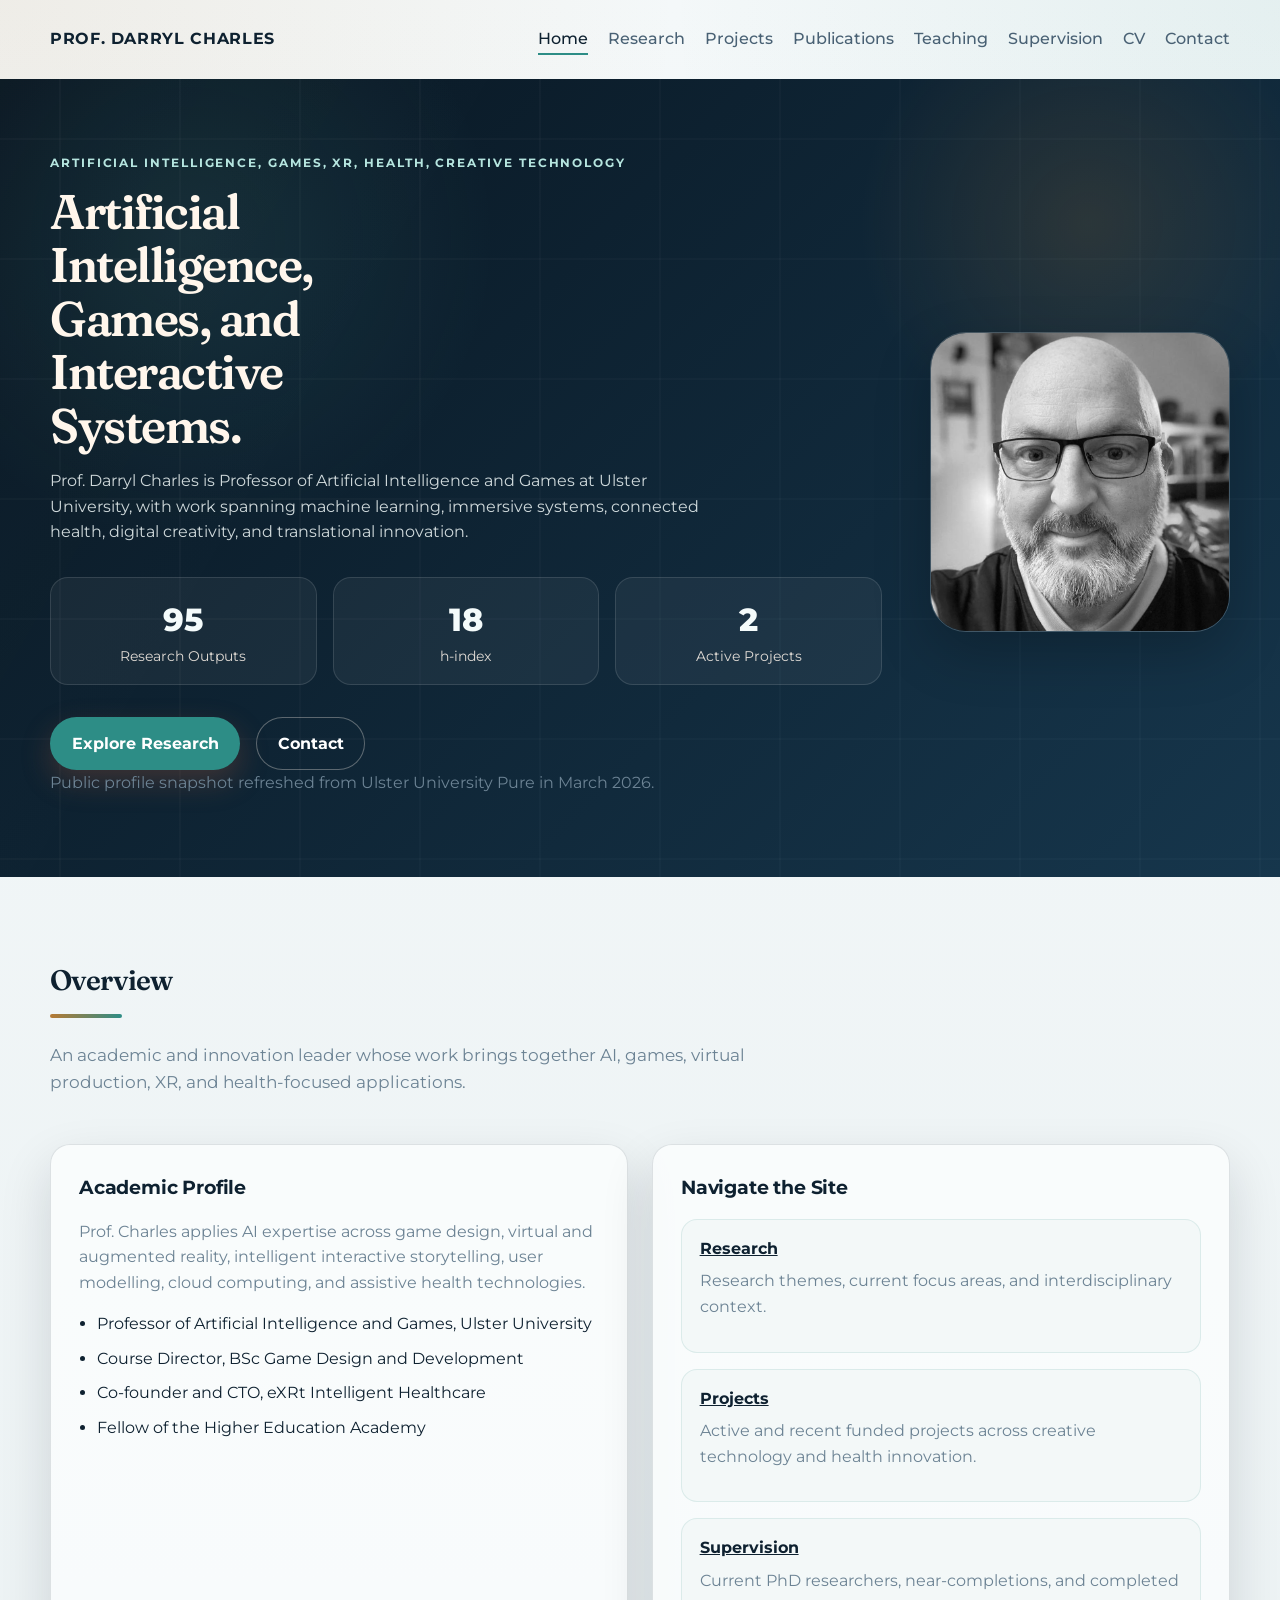
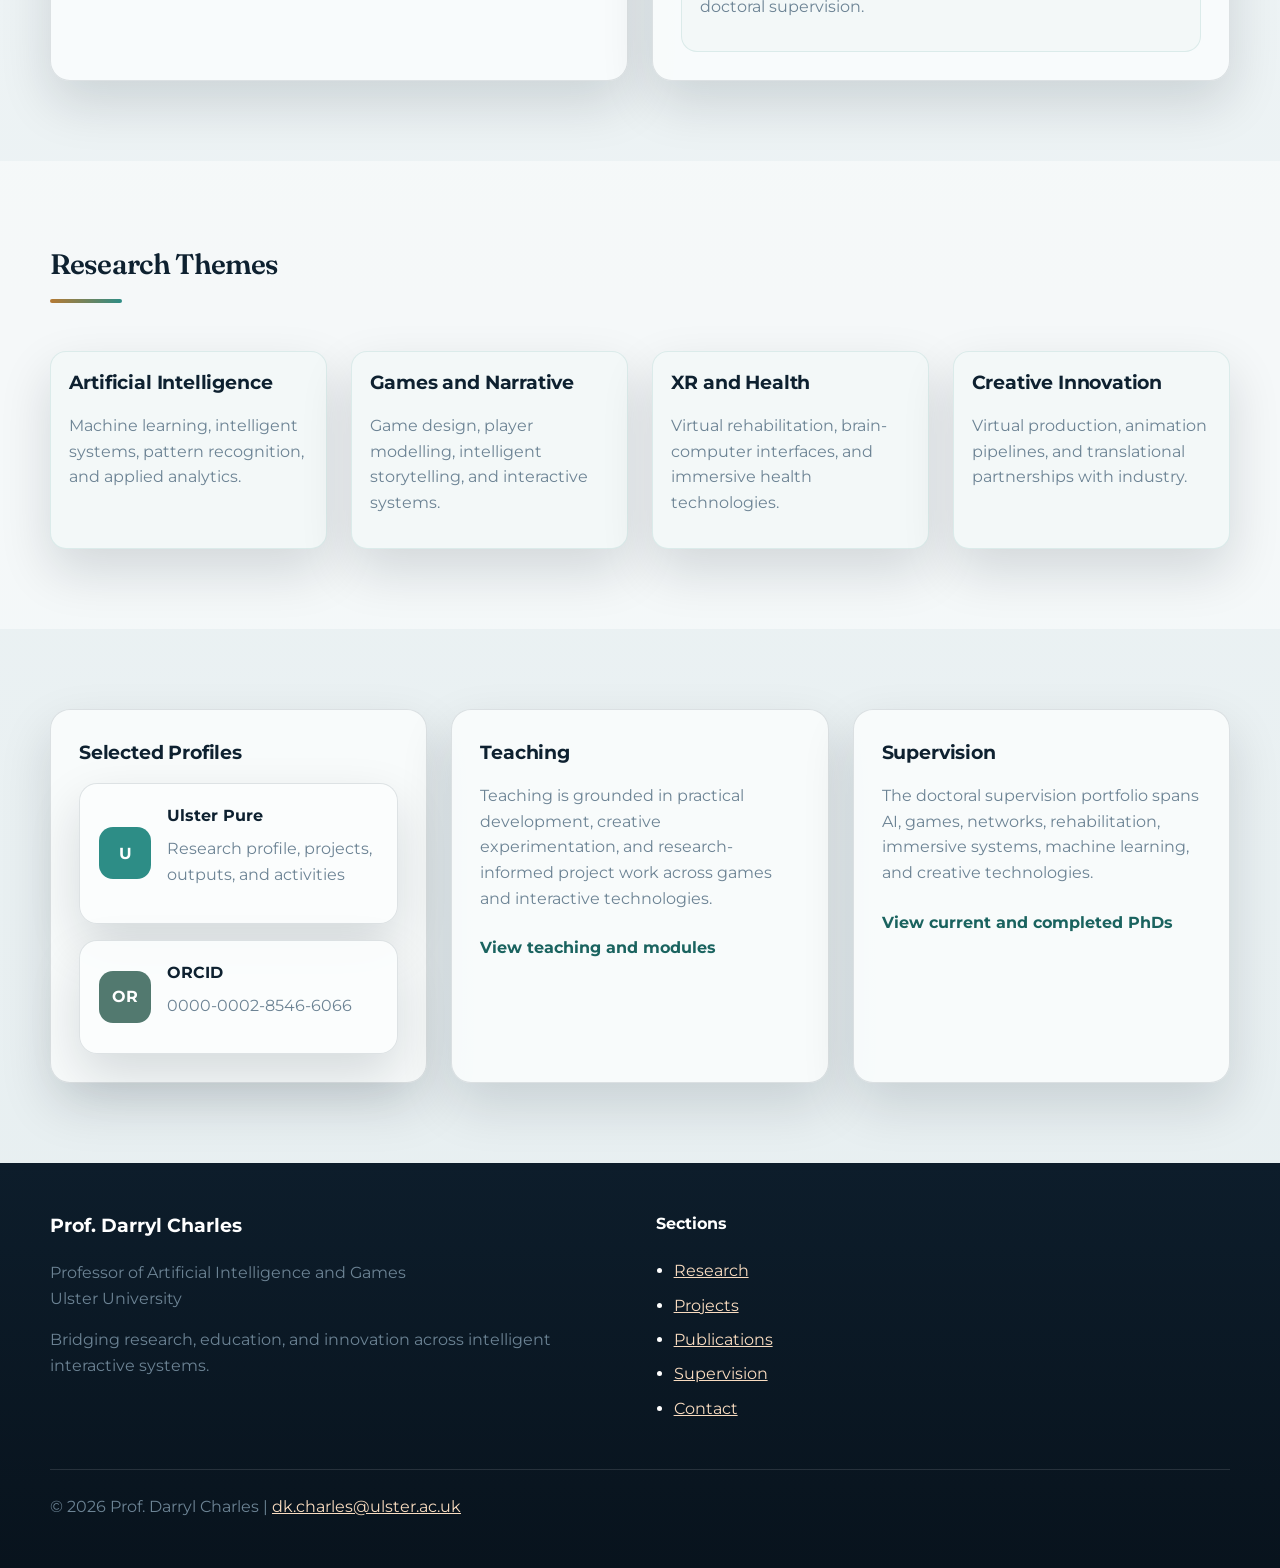
<file: index.html>
<!DOCTYPE html>
<html lang="en">
<head>
    <meta charset="UTF-8">
    <meta name="viewport" content="width=device-width, initial-scale=1.0">
    <title>Prof. Darryl Charles | Home</title>
    <meta name="description" content="Prof. Darryl Charles is Professor of Artificial Intelligence and Games at Ulster University, working across AI, games, XR, health technologies, and creative innovation.">
    <link rel="preconnect" href="https://fonts.googleapis.com">
    <link rel="preconnect" href="https://fonts.gstatic.com" crossorigin>
    <link href="https://fonts.googleapis.com/css2?family=Fraunces:opsz,wght@9..144,500;9..144,600;9..144,700&family=Montserrat:wght@400;500;600;700;800&display=swap" rel="stylesheet">
    <meta http-equiv="Cache-Control" content="no-cache, no-store, must-revalidate">
    <meta http-equiv="Pragma" content="no-cache">
    <meta http-equiv="Expires" content="0">
    <link rel="stylesheet" href="styles.css?v=20260325b">
</head>
<body data-page="home">
    <header class="header">
        <nav class="nav container" aria-label="Primary">
            <a href="index.html" class="logo">Prof. Darryl Charles</a>
            <ul class="nav-links" id="site-nav">
                <li><a href="index.html" class="nav-link" data-nav="home">Home</a></li>
                <li><a href="research.html" class="nav-link" data-nav="research">Research</a></li>
                <li><a href="projects.html" class="nav-link" data-nav="projects">Projects</a></li>
                <li><a href="publications.html" class="nav-link" data-nav="publications">Publications</a></li>
                <li><a href="teaching.html" class="nav-link" data-nav="teaching">Teaching</a></li>
                <li><a href="supervision.html" class="nav-link" data-nav="supervision">Supervision</a></li>
                <li><a href="cv.html" class="nav-link" data-nav="cv">CV</a></li>
                <li><a href="contact.html" class="nav-link" data-nav="contact">Contact</a></li>
            </ul>
            <button class="mobile-menu-button" aria-expanded="false" aria-controls="site-nav" aria-label="Toggle navigation menu">
                <span class="menu-icon" aria-hidden="true">&#9776;</span>
            </button>
        </nav>
    </header>

    <main>
        <section class="hero">
            <div class="container hero-content">
                <div class="hero-copy">
                    <p class="eyebrow">Artificial Intelligence, Games, XR, Health, Creative Technology</p>
                    <h1>Artificial Intelligence, Games, and Interactive Systems.</h1>
                    <p class="hero-subtitle">
                        Prof. Darryl Charles is Professor of Artificial Intelligence and Games at Ulster University,
                        with work spanning machine learning, immersive systems, connected health, digital creativity,
                        and translational innovation.
                    </p>
                    <div class="hero-stats" aria-label="Research highlights">
                        <div class="stat">
                            <div class="stat-number">95</div>
                            <div class="stat-label">Research Outputs</div>
                        </div>
                        <div class="stat">
                            <div class="stat-number">18</div>
                            <div class="stat-label">h-index</div>
                        </div>
                        <div class="stat">
                            <div class="stat-number">2</div>
                            <div class="stat-label">Active Projects</div>
                        </div>
                    </div>
                    <div class="hero-actions">
                        <a href="research.html" class="cta-button">Explore Research</a>
                        <a href="contact.html" class="cta-button cta-button-secondary">Contact</a>
                    </div>
                    <p class="source-note hero-note">Public profile snapshot refreshed from Ulster University Pure in March 2026.</p>
                </div>
                <div class="hero-image">
                    <img src="profile.jpg?v=20260325b" alt="Portrait of Prof. Darryl Charles">
                </div>
            </div>
        </section>

        <section class="section">
            <div class="container">
                <div class="section-header align-left">
                    <h2 class="section-title">Overview</h2>
                    <div class="section-divider"></div>
                    <p class="section-subtitle">
                        An academic and innovation leader whose work brings together AI, games, virtual production,
                        XR, and health-focused applications.
                    </p>
                </div>
                <div class="grid grid-2">
                    <article class="card">
                        <h3>Academic Profile</h3>
                        <p>
                            Prof. Charles applies AI expertise across game design, virtual and augmented reality,
                            intelligent interactive storytelling, user modelling, cloud computing, and assistive health technologies.
                        </p>
                        <ul class="detail-list">
                            <li>Professor of Artificial Intelligence and Games, Ulster University</li>
                            <li>Course Director, BSc Game Design and Development</li>
                            <li>Co-founder and CTO, eXRt Intelligent Healthcare</li>
                            <li>Fellow of the Higher Education Academy</li>
                        </ul>
                    </article>
                    <article class="card">
                        <h3>Navigate the Site</h3>
                        <div class="space-y-4">
                            <div class="feature-panel">
                                <h4><a href="research.html">Research</a></h4>
                                <p>Research themes, current focus areas, and interdisciplinary context.</p>
                            </div>
                            <div class="feature-panel">
                                <h4><a href="projects.html">Projects</a></h4>
                                <p>Active and recent funded projects across creative technology and health innovation.</p>
                            </div>
                            <div class="feature-panel">
                                <h4><a href="supervision.html">Supervision</a></h4>
                                <p>Current PhD researchers, near-completions, and completed doctoral supervision.</p>
                            </div>
                        </div>
                    </article>
                </div>
            </div>
        </section>

        <section class="section section-alt">
            <div class="container">
                <div class="section-header align-left">
                    <h2 class="section-title">Research Themes</h2>
                    <div class="section-divider"></div>
                </div>
                <div class="grid grid-4">
                    <article class="card theme-card">
                        <h3>Artificial Intelligence</h3>
                        <p>Machine learning, intelligent systems, pattern recognition, and applied analytics.</p>
                    </article>
                    <article class="card theme-card">
                        <h3>Games and Narrative</h3>
                        <p>Game design, player modelling, intelligent storytelling, and interactive systems.</p>
                    </article>
                    <article class="card theme-card">
                        <h3>XR and Health</h3>
                        <p>Virtual rehabilitation, brain-computer interfaces, and immersive health technologies.</p>
                    </article>
                    <article class="card theme-card">
                        <h3>Creative Innovation</h3>
                        <p>Virtual production, animation pipelines, and translational partnerships with industry.</p>
                    </article>
                </div>
            </div>
        </section>

        <section class="section">
            <div class="container">
                <div class="grid grid-3">
                    <article class="card">
                        <h3>Selected Profiles</h3>
                        <div class="space-y-4">
                            <a href="https://pure.ulster.ac.uk/en/persons/darryl-charles" target="_blank" rel="noopener" class="profile-link">
                                <div class="profile-icon profile-icon-red">U</div>
                                <div class="profile-info">
                                    <h4>Ulster Pure</h4>
                                    <p>Research profile, projects, outputs, and activities</p>
                                </div>
                            </a>
                            <a href="https://orcid.org/0000-0002-8546-6066" target="_blank" rel="noopener" class="profile-link">
                                <div class="profile-icon profile-icon-green">OR</div>
                                <div class="profile-info">
                                    <h4>ORCID</h4>
                                    <p>0000-0002-8546-6066</p>
                                </div>
                            </a>
                        </div>
                    </article>
                    <article class="card">
                        <h3>Teaching</h3>
                        <p>
                            Teaching is grounded in practical development, creative experimentation,
                            and research-informed project work across games and interactive technologies.
                        </p>
                        <a href="teaching.html" class="text-link">View teaching and modules</a>
                    </article>
                    <article class="card">
                        <h3>Supervision</h3>
                        <p>
                            The doctoral supervision portfolio spans AI, games, networks, rehabilitation,
                            immersive systems, machine learning, and creative technologies.
                        </p>
                        <a href="supervision.html" class="text-link">View current and completed PhDs</a>
                    </article>
                </div>
            </div>
        </section>
    </main>

    <footer class="footer">
        <div class="container">
            <div class="footer-content">
                <div>
                    <h3 class="footer-title">Prof. Darryl Charles</h3>
                    <p>Professor of Artificial Intelligence and Games<br>Ulster University</p>
                    <p class="footer-copy">Bridging research, education, and innovation across intelligent interactive systems.</p>
                </div>
                <div>
                    <h4 class="footer-title">Sections</h4>
                    <ul class="footer-links">
                        <li><a href="research.html">Research</a></li>
                        <li><a href="projects.html">Projects</a></li>
                        <li><a href="publications.html">Publications</a></li>
                        <li><a href="supervision.html">Supervision</a></li>
                        <li><a href="contact.html">Contact</a></li>
                    </ul>
                </div>
            </div>
            <div class="footer-bottom">
                <p>&copy; 2026 Prof. Darryl Charles | <a href="mailto:dk.charles@ulster.ac.uk">dk.charles@ulster.ac.uk</a></p>
            </div>
        </div>
    </footer>

    <script src="scripts.js?v=20260325b"></script>
</body>
</html>
</file>
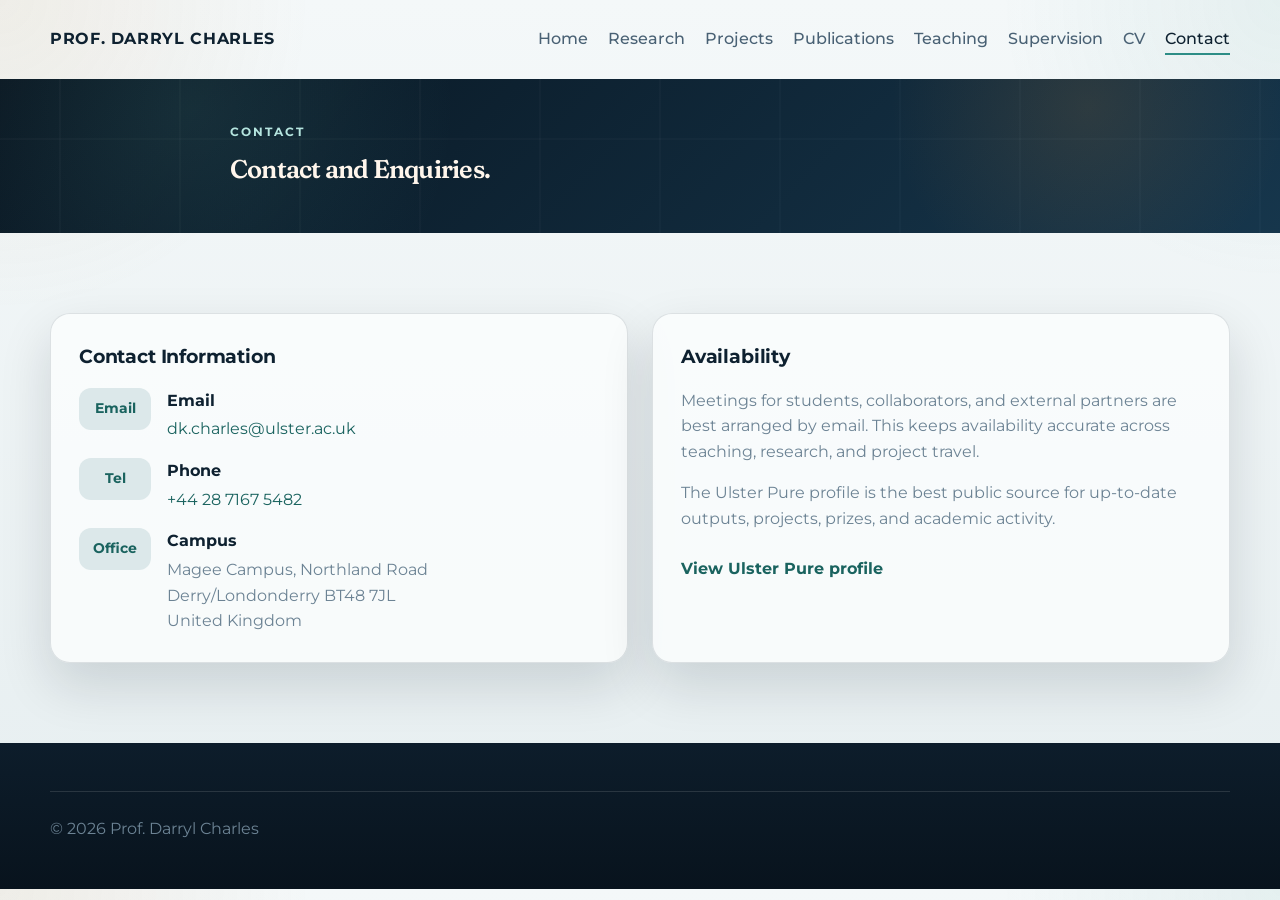
<file: contact.html>
<!DOCTYPE html>
<html lang="en">
<head>
    <meta charset="UTF-8">
    <meta name="viewport" content="width=device-width, initial-scale=1.0">
    <title>Prof. Darryl Charles | Contact</title>
    <meta name="description" content="Contact Prof. Darryl Charles for research collaboration, PhD opportunities, and academic engagement.">
    <link rel="preconnect" href="https://fonts.googleapis.com">
    <link rel="preconnect" href="https://fonts.gstatic.com" crossorigin>
    <link href="https://fonts.googleapis.com/css2?family=Fraunces:opsz,wght@9..144,500;9..144,600;9..144,700&family=Montserrat:wght@400;500;600;700;800&display=swap" rel="stylesheet">
    <meta http-equiv="Cache-Control" content="no-cache, no-store, must-revalidate">
    <meta http-equiv="Pragma" content="no-cache">
    <meta http-equiv="Expires" content="0">
    <link rel="stylesheet" href="styles.css?v=20260325b">
</head>
<body data-page="contact">
    <header class="header">
        <nav class="nav container" aria-label="Primary">
            <a href="index.html" class="logo">Prof. Darryl Charles</a>
            <ul class="nav-links" id="site-nav">
                <li><a href="index.html" class="nav-link" data-nav="home">Home</a></li>
                <li><a href="research.html" class="nav-link" data-nav="research">Research</a></li>
                <li><a href="projects.html" class="nav-link" data-nav="projects">Projects</a></li>
                <li><a href="publications.html" class="nav-link" data-nav="publications">Publications</a></li>
                <li><a href="teaching.html" class="nav-link" data-nav="teaching">Teaching</a></li>
                <li><a href="supervision.html" class="nav-link" data-nav="supervision">Supervision</a></li>
                <li><a href="cv.html" class="nav-link" data-nav="cv">CV</a></li>
                <li><a href="contact.html" class="nav-link" data-nav="contact">Contact</a></li>
            </ul>
            <button class="mobile-menu-button" aria-expanded="false" aria-controls="site-nav" aria-label="Toggle navigation menu">
                <span class="menu-icon" aria-hidden="true">&#9776;</span>
            </button>
        </nav>
    </header>
    <main class="page-main">
        <section class="page-hero">
            <div class="container narrow">
                <p class="eyebrow">Contact</p>
                <h1>Contact and Enquiries.</h1>
            </div>
        </section>
        <section class="section">
            <div class="container">
                <div class="grid grid-2">
                    <article class="card">
                        <h3>Contact Information</h3>
                        <div class="space-y-4">
                            <div class="contact-item"><div class="contact-icon">Email</div><div><div class="contact-label">Email</div><a href="mailto:dk.charles@ulster.ac.uk" class="contact-link">dk.charles@ulster.ac.uk</a></div></div>
                            <div class="contact-item"><div class="contact-icon">Tel</div><div><div class="contact-label">Phone</div><a href="tel:+442871675482" class="contact-link">+44 28 7167 5482</a></div></div>
                            <div class="contact-item"><div class="contact-icon">Office</div><div><div class="contact-label">Campus</div><div class="contact-value">Magee Campus, Northland Road<br>Derry/Londonderry BT48 7JL<br>United Kingdom</div></div></div>
                        </div>
                    </article>
                    <article class="card">
                        <h3>Availability</h3>
                        <p>Meetings for students, collaborators, and external partners are best arranged by email. This keeps availability accurate across teaching, research, and project travel.</p>
                        <p>The Ulster Pure profile is the best public source for up-to-date outputs, projects, prizes, and academic activity.</p>
                        <a href="https://pure.ulster.ac.uk/en/persons/darryl-charles" target="_blank" rel="noopener" class="text-link">View Ulster Pure profile</a>
                    </article>
                </div>
            </div>
        </section>
    </main>
    <footer class="footer"><div class="container"><div class="footer-bottom"><p>&copy; 2026 Prof. Darryl Charles</p></div></div></footer>
    <script src="scripts.js?v=20260325b"></script>
</body>
</html>
</file>
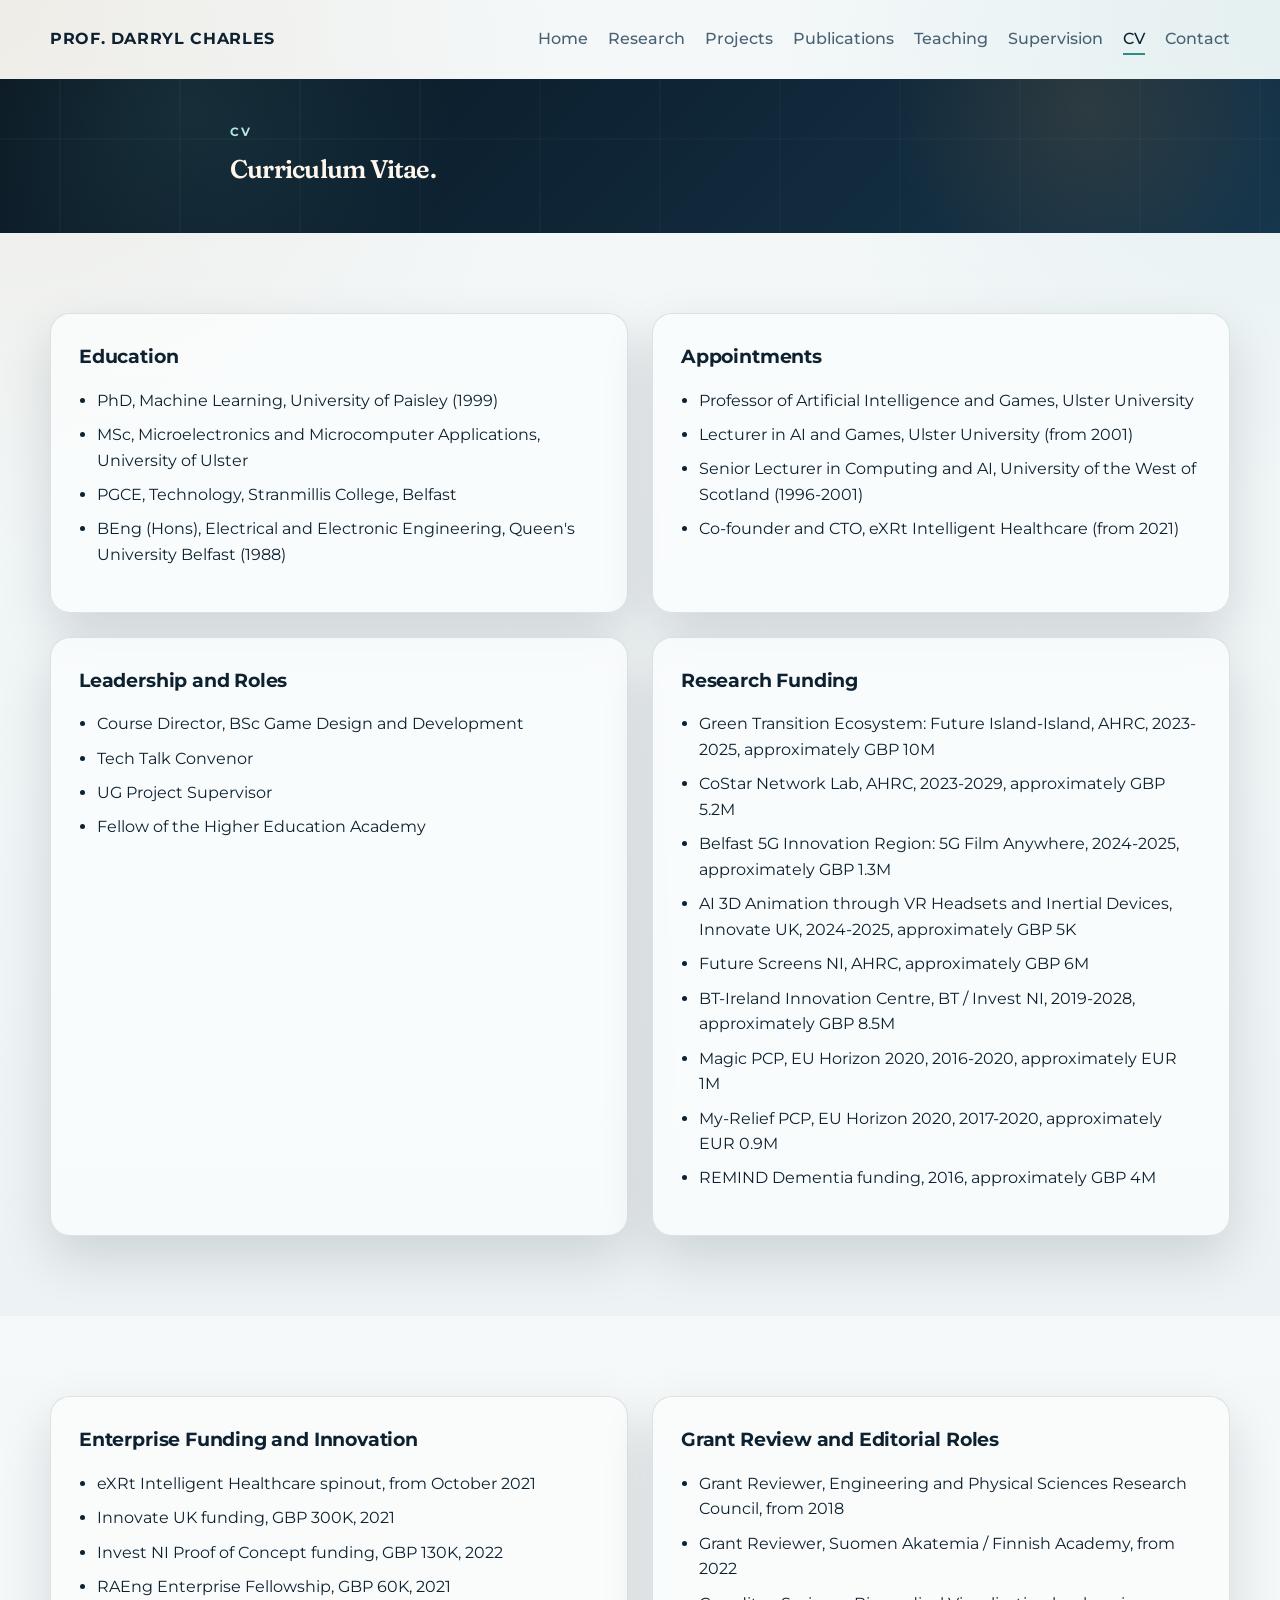
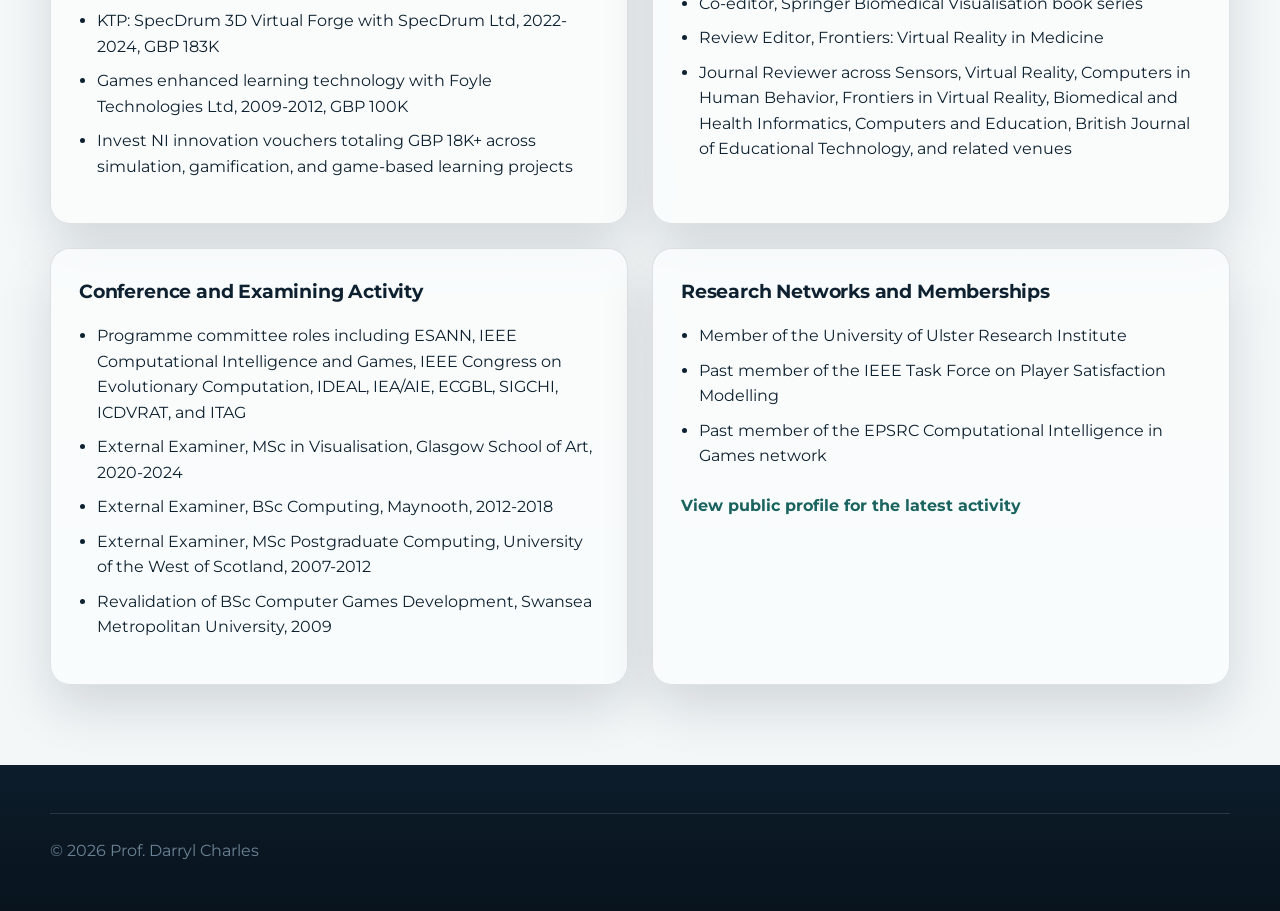
<file: cv.html>
<!DOCTYPE html>
<html lang="en">
<head>
    <meta charset="UTF-8">
    <meta name="viewport" content="width=device-width, initial-scale=1.0">
    <title>Prof. Darryl Charles | CV</title>
    <meta name="description" content="Academic CV summary for Prof. Darryl Charles, including appointments, research funding, enterprise activity, and professional roles.">
    <link rel="preconnect" href="https://fonts.googleapis.com">
    <link rel="preconnect" href="https://fonts.gstatic.com" crossorigin>
    <link href="https://fonts.googleapis.com/css2?family=Fraunces:opsz,wght@9..144,500;9..144,600;9..144,700&family=Montserrat:wght@400;500;600;700;800&display=swap" rel="stylesheet">
    <meta http-equiv="Cache-Control" content="no-cache, no-store, must-revalidate">
    <meta http-equiv="Pragma" content="no-cache">
    <meta http-equiv="Expires" content="0">
    <link rel="stylesheet" href="styles.css?v=20260325b">
</head>
<body data-page="cv">
    <header class="header">
        <nav class="nav container" aria-label="Primary">
            <a href="index.html" class="logo">Prof. Darryl Charles</a>
            <ul class="nav-links" id="site-nav">
                <li><a href="index.html" class="nav-link" data-nav="home">Home</a></li>
                <li><a href="research.html" class="nav-link" data-nav="research">Research</a></li>
                <li><a href="projects.html" class="nav-link" data-nav="projects">Projects</a></li>
                <li><a href="publications.html" class="nav-link" data-nav="publications">Publications</a></li>
                <li><a href="teaching.html" class="nav-link" data-nav="teaching">Teaching</a></li>
                <li><a href="supervision.html" class="nav-link" data-nav="supervision">Supervision</a></li>
                <li><a href="cv.html" class="nav-link" data-nav="cv">CV</a></li>
                <li><a href="contact.html" class="nav-link" data-nav="contact">Contact</a></li>
            </ul>
            <button class="mobile-menu-button" aria-expanded="false" aria-controls="site-nav" aria-label="Toggle navigation menu">
                <span class="menu-icon" aria-hidden="true">&#9776;</span>
            </button>
        </nav>
    </header>
    <main class="page-main">
        <section class="page-hero">
            <div class="container narrow">
                <p class="eyebrow">CV</p>
                <h1>Curriculum Vitae.</h1>
            </div>
        </section>

        <section class="section">
            <div class="container">
                <div class="grid grid-2">
                    <article class="card">
                        <h3>Education</h3>
                        <ul class="detail-list">
                            <li>PhD, Machine Learning, University of Paisley (1999)</li>
                            <li>MSc, Microelectronics and Microcomputer Applications, University of Ulster</li>
                            <li>PGCE, Technology, Stranmillis College, Belfast</li>
                            <li>BEng (Hons), Electrical and Electronic Engineering, Queen's University Belfast (1988)</li>
                        </ul>
                    </article>
                    <article class="card">
                        <h3>Appointments</h3>
                        <ul class="detail-list">
                            <li>Professor of Artificial Intelligence and Games, Ulster University</li>
                            <li>Lecturer in AI and Games, Ulster University (from 2001)</li>
                            <li>Senior Lecturer in Computing and AI, University of the West of Scotland (1996-2001)</li>
                            <li>Co-founder and CTO, eXRt Intelligent Healthcare (from 2021)</li>
                        </ul>
                    </article>
                    <article class="card">
                        <h3>Leadership and Roles</h3>
                        <ul class="detail-list">
                            <li>Course Director, BSc Game Design and Development</li>
                            <li>Tech Talk Convenor</li>
                            <li>UG Project Supervisor</li>
                            <li>Fellow of the Higher Education Academy</li>
                        </ul>
                    </article>
                    <article class="card">
                        <h3>Research Funding</h3>
                        <ul class="detail-list">
                            <li>Green Transition Ecosystem: Future Island-Island, AHRC, 2023-2025, approximately GBP 10M</li>
                            <li>CoStar Network Lab, AHRC, 2023-2029, approximately GBP 5.2M</li>
                            <li>Belfast 5G Innovation Region: 5G Film Anywhere, 2024-2025, approximately GBP 1.3M</li>
                            <li>AI 3D Animation through VR Headsets and Inertial Devices, Innovate UK, 2024-2025, approximately GBP 5K</li>
                            <li>Future Screens NI, AHRC, approximately GBP 6M</li>
                            <li>BT-Ireland Innovation Centre, BT / Invest NI, 2019-2028, approximately GBP 8.5M</li>
                            <li>Magic PCP, EU Horizon 2020, 2016-2020, approximately EUR 1M</li>
                            <li>My-Relief PCP, EU Horizon 2020, 2017-2020, approximately EUR 0.9M</li>
                            <li>REMIND Dementia funding, 2016, approximately GBP 4M</li>
                        </ul>
                    </article>
                </div>
            </div>
        </section>

        <section class="section section-alt">
            <div class="container">
                <div class="grid grid-2">
                    <article class="card">
                        <h3>Enterprise Funding and Innovation</h3>
                        <ul class="detail-list">
                            <li>eXRt Intelligent Healthcare spinout, from October 2021</li>
                            <li>Innovate UK funding, GBP 300K, 2021</li>
                            <li>Invest NI Proof of Concept funding, GBP 130K, 2022</li>
                            <li>RAEng Enterprise Fellowship, GBP 60K, 2021</li>
                            <li>KTP: SpecDrum 3D Virtual Forge with SpecDrum Ltd, 2022-2024, GBP 183K</li>
                            <li>Games enhanced learning technology with Foyle Technologies Ltd, 2009-2012, GBP 100K</li>
                            <li>Invest NI innovation vouchers totaling GBP 18K+ across simulation, gamification, and game-based learning projects</li>
                        </ul>
                    </article>
                    <article class="card">
                        <h3>Grant Review and Editorial Roles</h3>
                        <ul class="detail-list">
                            <li>Grant Reviewer, Engineering and Physical Sciences Research Council, from 2018</li>
                            <li>Grant Reviewer, Suomen Akatemia / Finnish Academy, from 2022</li>
                            <li>Co-editor, Springer Biomedical Visualisation book series</li>
                            <li>Review Editor, Frontiers: Virtual Reality in Medicine</li>
                            <li>Journal Reviewer across Sensors, Virtual Reality, Computers in Human Behavior, Frontiers in Virtual Reality, Biomedical and Health Informatics, Computers and Education, British Journal of Educational Technology, and related venues</li>
                        </ul>
                    </article>
                    <article class="card">
                        <h3>Conference and Examining Activity</h3>
                        <ul class="detail-list">
                            <li>Programme committee roles including ESANN, IEEE Computational Intelligence and Games, IEEE Congress on Evolutionary Computation, IDEAL, IEA/AIE, ECGBL, SIGCHI, ICDVRAT, and ITAG</li>
                            <li>External Examiner, MSc in Visualisation, Glasgow School of Art, 2020-2024</li>
                            <li>External Examiner, BSc Computing, Maynooth, 2012-2018</li>
                            <li>External Examiner, MSc Postgraduate Computing, University of the West of Scotland, 2007-2012</li>
                            <li>Revalidation of BSc Computer Games Development, Swansea Metropolitan University, 2009</li>
                        </ul>
                    </article>
                    <article class="card">
                        <h3>Research Networks and Memberships</h3>
                        <ul class="detail-list">
                            <li>Member of the University of Ulster Research Institute</li>
                            <li>Past member of the IEEE Task Force on Player Satisfaction Modelling</li>
                            <li>Past member of the EPSRC Computational Intelligence in Games network</li>
                        </ul>
                        <a href="https://pure.ulster.ac.uk/en/persons/darryl-charles" target="_blank" rel="noopener" class="text-link">View public profile for the latest activity</a>
                    </article>
                </div>
            </div>
        </section>
    </main>

    <footer class="footer"><div class="container"><div class="footer-bottom"><p>&copy; 2026 Prof. Darryl Charles</p></div></div></footer>
    <script src="scripts.js?v=20260325b"></script>
</body>
</html>
</file>
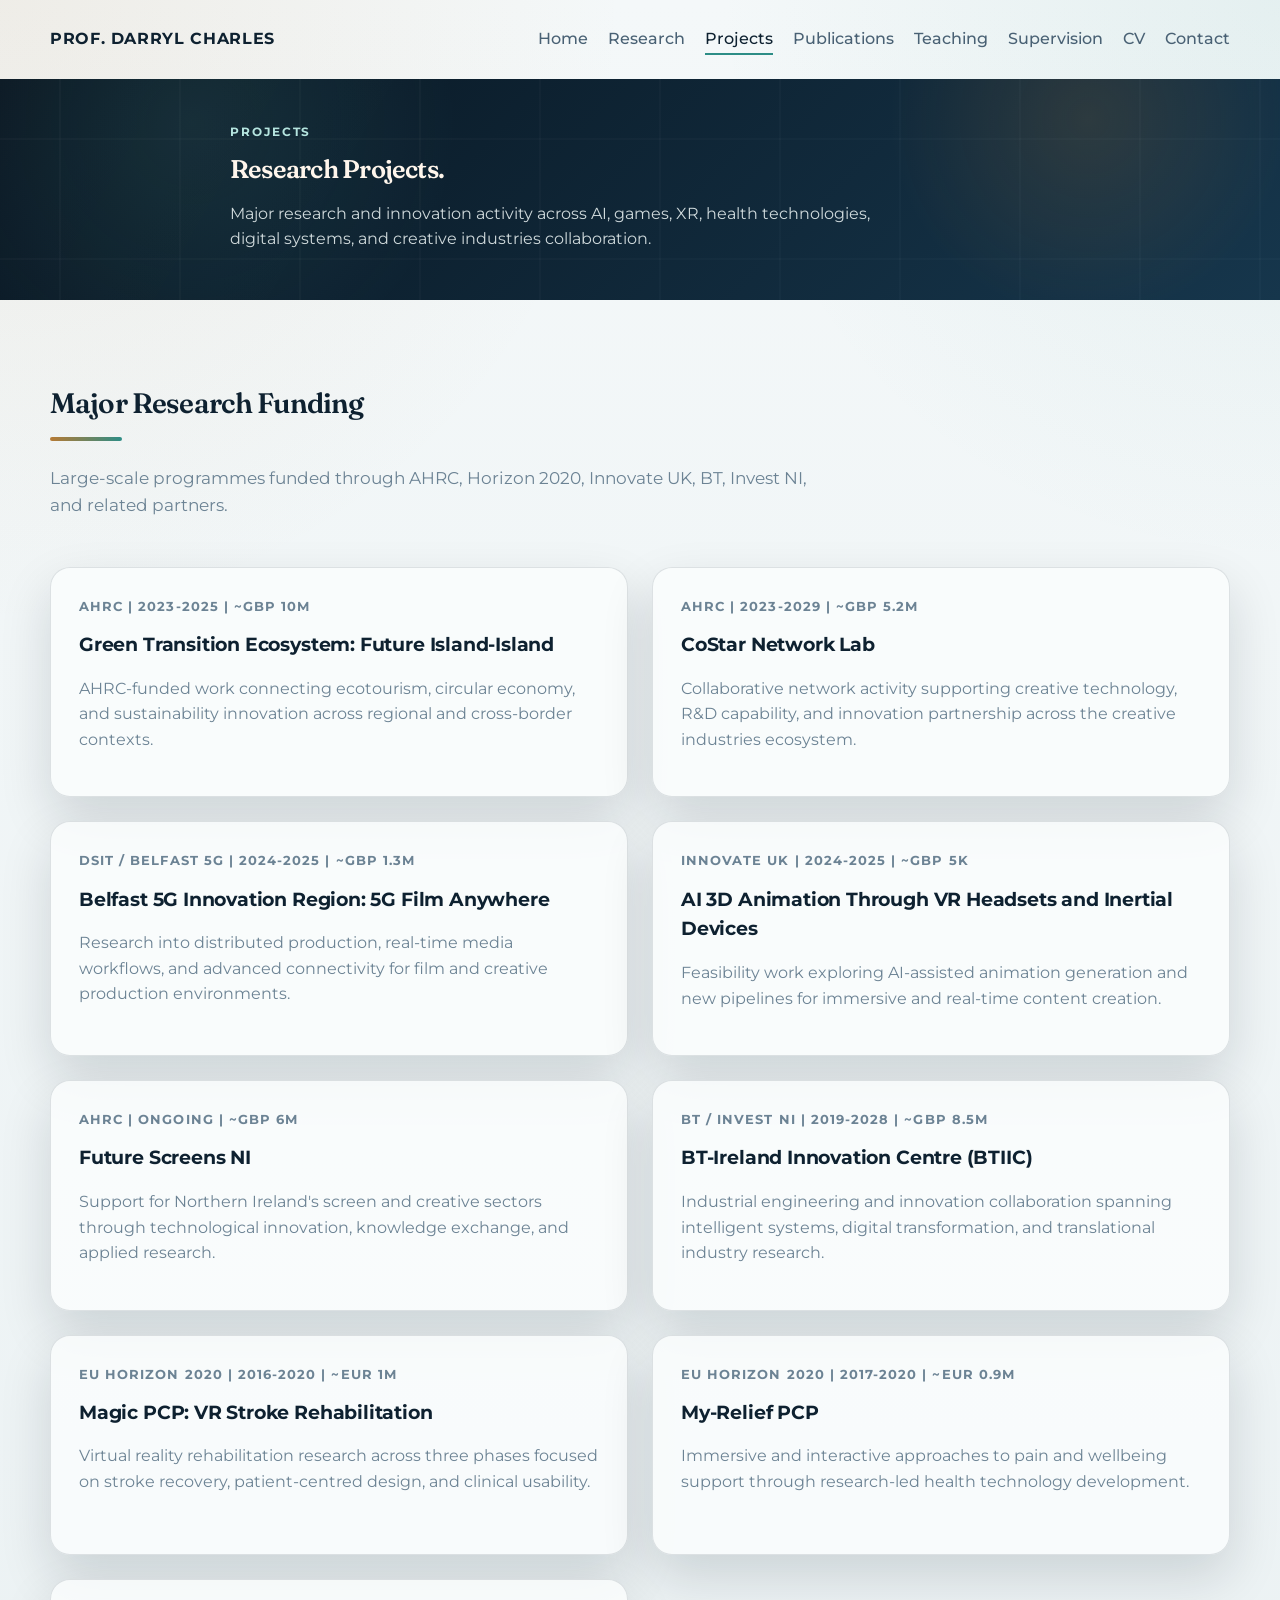
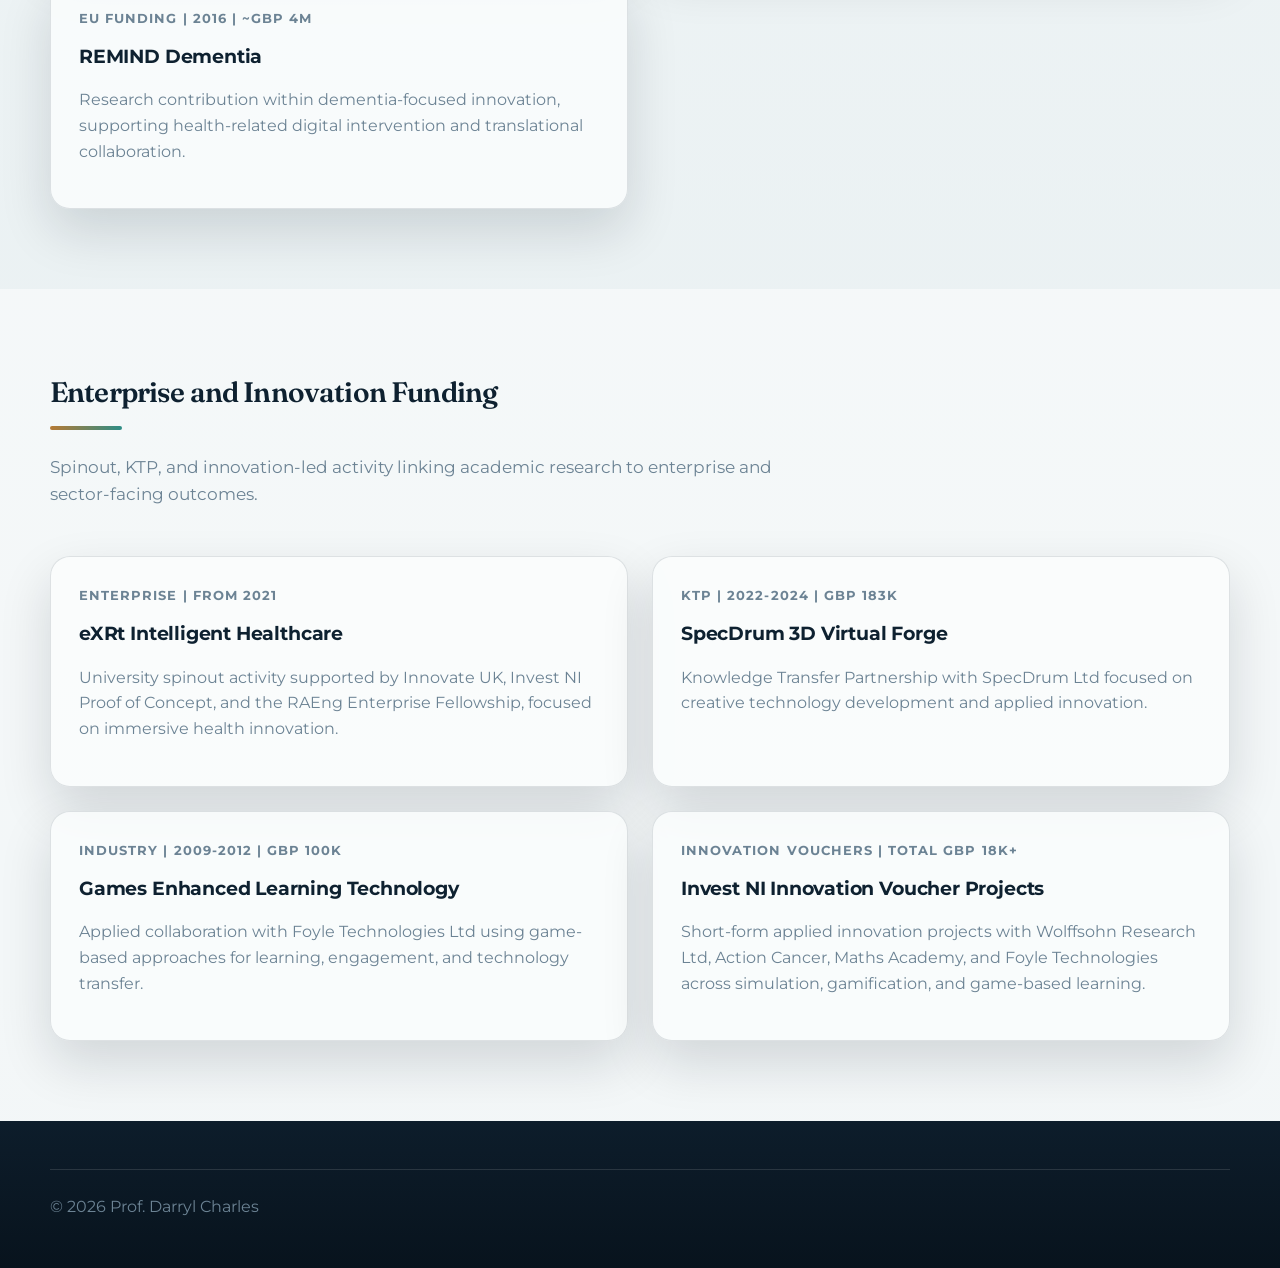
<file: projects.html>
<!DOCTYPE html>
<html lang="en">
<head>
    <meta charset="UTF-8">
    <meta name="viewport" content="width=device-width, initial-scale=1.0">
    <title>Prof. Darryl Charles | Projects</title>
    <meta name="description" content="Research and enterprise projects involving Prof. Darryl Charles across AI, creative technology, XR, and connected health.">
    <link rel="preconnect" href="https://fonts.googleapis.com">
    <link rel="preconnect" href="https://fonts.gstatic.com" crossorigin>
    <link href="https://fonts.googleapis.com/css2?family=Fraunces:opsz,wght@9..144,500;9..144,600;9..144,700&family=Montserrat:wght@400;500;600;700;800&display=swap" rel="stylesheet">
    <meta http-equiv="Cache-Control" content="no-cache, no-store, must-revalidate">
    <meta http-equiv="Pragma" content="no-cache">
    <meta http-equiv="Expires" content="0">
    <link rel="stylesheet" href="styles.css?v=20260325b">
</head>
<body data-page="projects">
    <header class="header">
        <nav class="nav container" aria-label="Primary">
            <a href="index.html" class="logo">Prof. Darryl Charles</a>
            <ul class="nav-links" id="site-nav">
                <li><a href="index.html" class="nav-link" data-nav="home">Home</a></li>
                <li><a href="research.html" class="nav-link" data-nav="research">Research</a></li>
                <li><a href="projects.html" class="nav-link" data-nav="projects">Projects</a></li>
                <li><a href="publications.html" class="nav-link" data-nav="publications">Publications</a></li>
                <li><a href="teaching.html" class="nav-link" data-nav="teaching">Teaching</a></li>
                <li><a href="supervision.html" class="nav-link" data-nav="supervision">Supervision</a></li>
                <li><a href="cv.html" class="nav-link" data-nav="cv">CV</a></li>
                <li><a href="contact.html" class="nav-link" data-nav="contact">Contact</a></li>
            </ul>
            <button class="mobile-menu-button" aria-expanded="false" aria-controls="site-nav" aria-label="Toggle navigation menu">
                <span class="menu-icon" aria-hidden="true">&#9776;</span>
            </button>
        </nav>
    </header>

    <main class="page-main">
        <section class="page-hero">
            <div class="container narrow">
                <p class="eyebrow">Projects</p>
                <h1>Research Projects.</h1>
                <p class="page-intro">
                    Major research and innovation activity across AI, games, XR, health technologies,
                    digital systems, and creative industries collaboration.
                </p>
            </div>
        </section>

        <section class="section">
            <div class="container">
                <div class="section-header align-left">
                    <h2 class="section-title">Major Research Funding</h2>
                    <div class="section-divider"></div>
                    <p class="section-subtitle">
                        Large-scale programmes funded through AHRC, Horizon 2020, Innovate UK,
                        BT, Invest NI, and related partners.
                    </p>
                </div>
                <div class="grid grid-2">
                    <article class="card project-card">
                        <p class="project-status">AHRC | 2023-2025 | ~GBP 10M</p>
                        <h3>Green Transition Ecosystem: Future Island-Island</h3>
                        <p>AHRC-funded work connecting ecotourism, circular economy, and sustainability innovation across regional and cross-border contexts.</p>
                    </article>
                    <article class="card project-card">
                        <p class="project-status">AHRC | 2023-2029 | ~GBP 5.2M</p>
                        <h3>CoStar Network Lab</h3>
                        <p>Collaborative network activity supporting creative technology, R&amp;D capability, and innovation partnership across the creative industries ecosystem.</p>
                    </article>
                    <article class="card project-card">
                        <p class="project-status">DSIT / Belfast 5G | 2024-2025 | ~GBP 1.3M</p>
                        <h3>Belfast 5G Innovation Region: 5G Film Anywhere</h3>
                        <p>Research into distributed production, real-time media workflows, and advanced connectivity for film and creative production environments.</p>
                    </article>
                    <article class="card project-card">
                        <p class="project-status">Innovate UK | 2024-2025 | ~GBP 5K</p>
                        <h3>AI 3D Animation Through VR Headsets and Inertial Devices</h3>
                        <p>Feasibility work exploring AI-assisted animation generation and new pipelines for immersive and real-time content creation.</p>
                    </article>
                    <article class="card project-card">
                        <p class="project-status">AHRC | Ongoing | ~GBP 6M</p>
                        <h3>Future Screens NI</h3>
                        <p>Support for Northern Ireland's screen and creative sectors through technological innovation, knowledge exchange, and applied research.</p>
                    </article>
                    <article class="card project-card">
                        <p class="project-status">BT / Invest NI | 2019-2028 | ~GBP 8.5M</p>
                        <h3>BT-Ireland Innovation Centre (BTIIC)</h3>
                        <p>Industrial engineering and innovation collaboration spanning intelligent systems, digital transformation, and translational industry research.</p>
                    </article>
                    <article class="card project-card">
                        <p class="project-status">EU Horizon 2020 | 2016-2020 | ~EUR 1M</p>
                        <h3>Magic PCP: VR Stroke Rehabilitation</h3>
                        <p>Virtual reality rehabilitation research across three phases focused on stroke recovery, patient-centred design, and clinical usability.</p>
                    </article>
                    <article class="card project-card">
                        <p class="project-status">EU Horizon 2020 | 2017-2020 | ~EUR 0.9M</p>
                        <h3>My-Relief PCP</h3>
                        <p>Immersive and interactive approaches to pain and wellbeing support through research-led health technology development.</p>
                    </article>
                    <article class="card project-card">
                        <p class="project-status">EU Funding | 2016 | ~GBP 4M</p>
                        <h3>REMIND Dementia</h3>
                        <p>Research contribution within dementia-focused innovation, supporting health-related digital intervention and translational collaboration.</p>
                    </article>
                </div>
            </div>
        </section>

        <section class="section section-alt">
            <div class="container">
                <div class="section-header align-left">
                    <h2 class="section-title">Enterprise and Innovation Funding</h2>
                    <div class="section-divider"></div>
                    <p class="section-subtitle">
                        Spinout, KTP, and innovation-led activity linking academic research to enterprise and sector-facing outcomes.
                    </p>
                </div>
                <div class="grid grid-2">
                    <article class="card project-card">
                        <p class="project-status">Enterprise | From 2021</p>
                        <h3>eXRt Intelligent Healthcare</h3>
                        <p>University spinout activity supported by Innovate UK, Invest NI Proof of Concept, and the RAEng Enterprise Fellowship, focused on immersive health innovation.</p>
                    </article>
                    <article class="card project-card">
                        <p class="project-status">KTP | 2022-2024 | GBP 183K</p>
                        <h3>SpecDrum 3D Virtual Forge</h3>
                        <p>Knowledge Transfer Partnership with SpecDrum Ltd focused on creative technology development and applied innovation.</p>
                    </article>
                    <article class="card project-card">
                        <p class="project-status">Industry | 2009-2012 | GBP 100K</p>
                        <h3>Games Enhanced Learning Technology</h3>
                        <p>Applied collaboration with Foyle Technologies Ltd using game-based approaches for learning, engagement, and technology transfer.</p>
                    </article>
                    <article class="card project-card">
                        <p class="project-status">Innovation Vouchers | Total GBP 18K+</p>
                        <h3>Invest NI Innovation Voucher Projects</h3>
                        <p>Short-form applied innovation projects with Wolffsohn Research Ltd, Action Cancer, Maths Academy, and Foyle Technologies across simulation, gamification, and game-based learning.</p>
                    </article>
                </div>
            </div>
        </section>
    </main>

    <footer class="footer"><div class="container"><div class="footer-bottom"><p>&copy; 2026 Prof. Darryl Charles</p></div></div></footer>
    <script src="scripts.js?v=20260325b"></script>
</body>
</html>
</file>
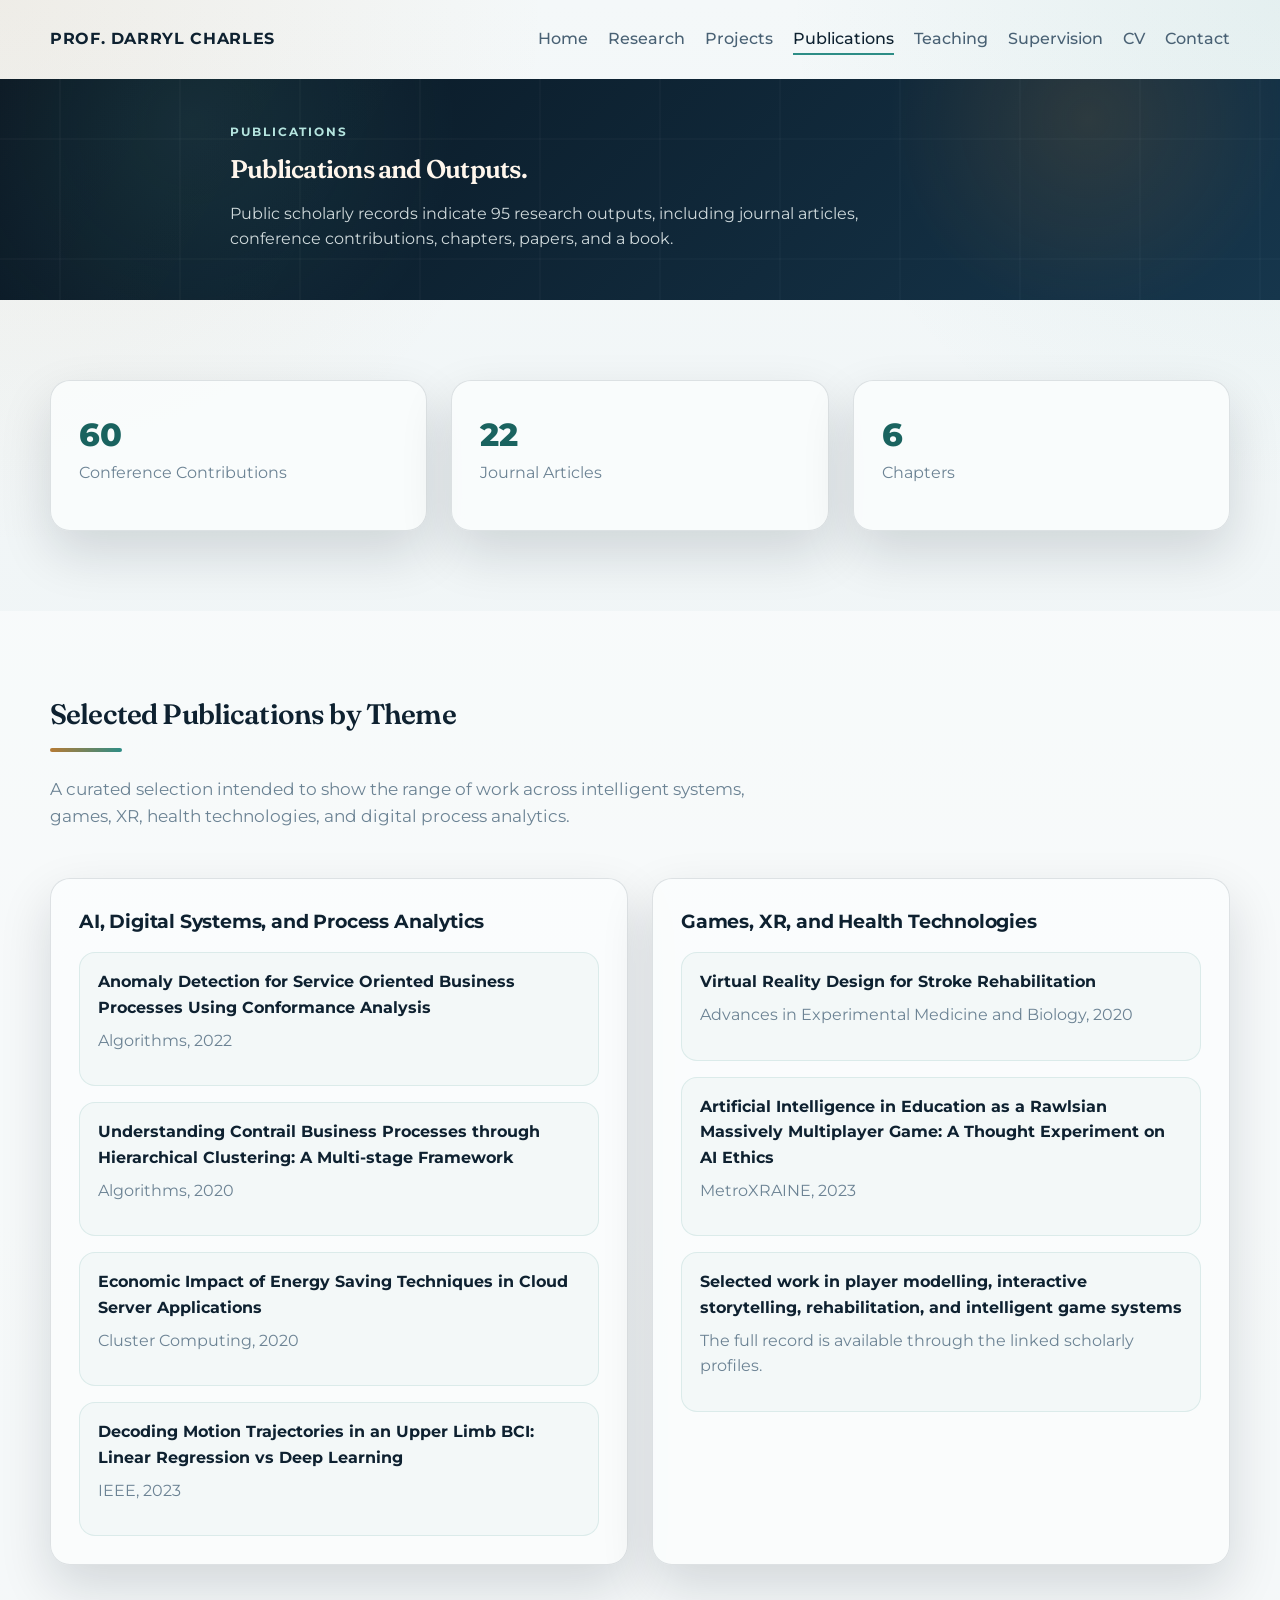
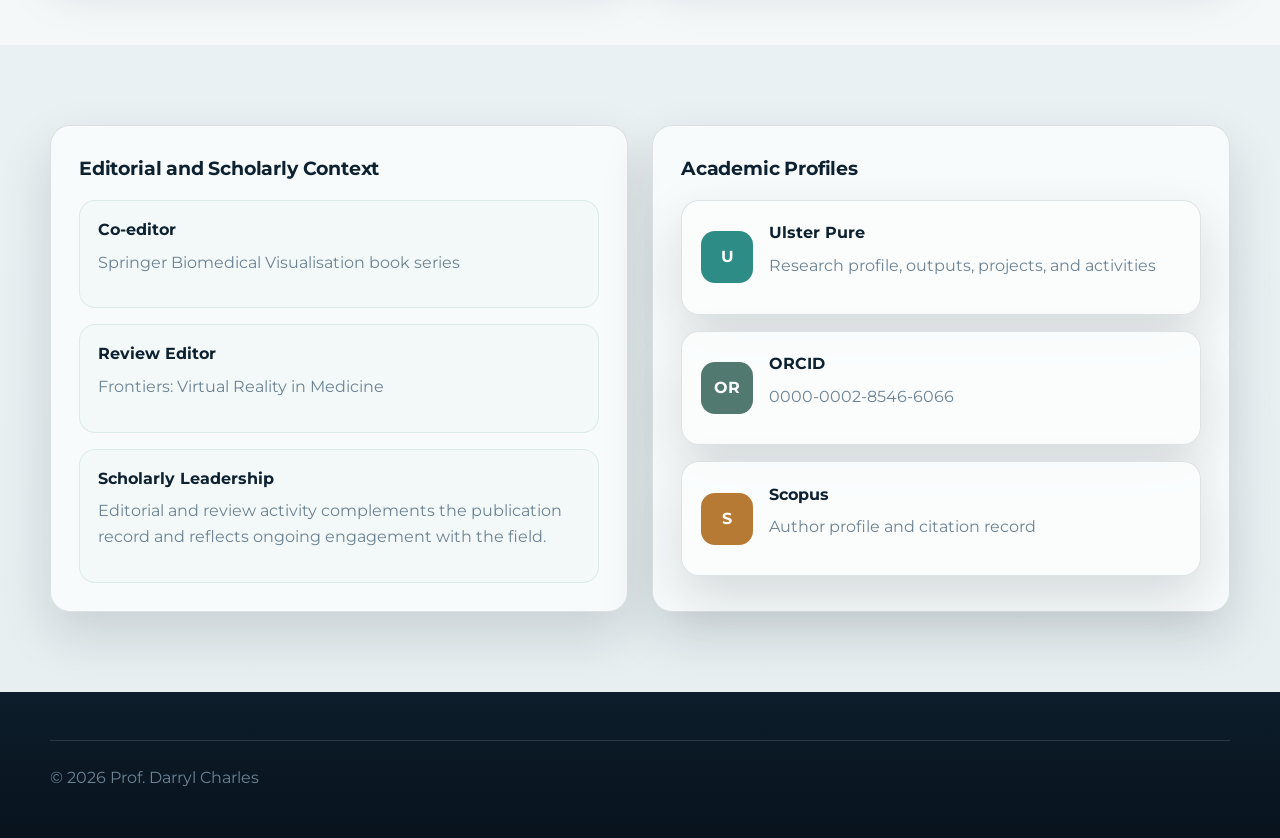
<file: publications.html>
<!DOCTYPE html>
<html lang="en">
<head>
    <meta charset="UTF-8">
    <meta name="viewport" content="width=device-width, initial-scale=1.0">
    <title>Prof. Darryl Charles | Publications</title>
    <meta name="description" content="Publication profile, selected outputs, and scholarly context for Prof. Darryl Charles.">
    <link rel="preconnect" href="https://fonts.googleapis.com">
    <link rel="preconnect" href="https://fonts.gstatic.com" crossorigin>
    <link href="https://fonts.googleapis.com/css2?family=Fraunces:opsz,wght@9..144,500;9..144,600;9..144,700&family=Montserrat:wght@400;500;600;700;800&display=swap" rel="stylesheet">
    <meta http-equiv="Cache-Control" content="no-cache, no-store, must-revalidate">
    <meta http-equiv="Pragma" content="no-cache">
    <meta http-equiv="Expires" content="0">
    <link rel="stylesheet" href="styles.css?v=20260325b">
</head>
<body data-page="publications">
    <header class="header">
        <nav class="nav container" aria-label="Primary">
            <a href="index.html" class="logo">Prof. Darryl Charles</a>
            <ul class="nav-links" id="site-nav">
                <li><a href="index.html" class="nav-link" data-nav="home">Home</a></li>
                <li><a href="research.html" class="nav-link" data-nav="research">Research</a></li>
                <li><a href="projects.html" class="nav-link" data-nav="projects">Projects</a></li>
                <li><a href="publications.html" class="nav-link" data-nav="publications">Publications</a></li>
                <li><a href="teaching.html" class="nav-link" data-nav="teaching">Teaching</a></li>
                <li><a href="supervision.html" class="nav-link" data-nav="supervision">Supervision</a></li>
                <li><a href="cv.html" class="nav-link" data-nav="cv">CV</a></li>
                <li><a href="contact.html" class="nav-link" data-nav="contact">Contact</a></li>
            </ul>
            <button class="mobile-menu-button" aria-expanded="false" aria-controls="site-nav" aria-label="Toggle navigation menu">
                <span class="menu-icon" aria-hidden="true">&#9776;</span>
            </button>
        </nav>
    </header>

    <main class="page-main">
        <section class="page-hero">
            <div class="container narrow">
                <p class="eyebrow">Publications</p>
                <h1>Publications and Outputs.</h1>
                <p class="page-intro">
                    Public scholarly records indicate 95 research outputs, including journal articles,
                    conference contributions, chapters, papers, and a book.
                </p>
            </div>
        </section>

        <section class="section">
            <div class="container">
                <div class="grid grid-3">
                    <article class="card stat-card"><div class="stat-number accent-number">60</div><p>Conference Contributions</p></article>
                    <article class="card stat-card"><div class="stat-number accent-number">22</div><p>Journal Articles</p></article>
                    <article class="card stat-card"><div class="stat-number accent-number">6</div><p>Chapters</p></article>
                </div>
            </div>
        </section>

        <section class="section section-alt">
            <div class="container">
                <div class="section-header align-left">
                    <h2 class="section-title">Selected Publications by Theme</h2>
                    <div class="section-divider"></div>
                    <p class="section-subtitle">
                        A curated selection intended to show the range of work across intelligent systems,
                        games, XR, health technologies, and digital process analytics.
                    </p>
                </div>
                <div class="grid grid-2">
                    <article class="card">
                        <h3>AI, Digital Systems, and Process Analytics</h3>
                        <div class="space-y-4">
                            <div class="publication-item"><h4>Anomaly Detection for Service Oriented Business Processes Using Conformance Analysis</h4><p>Algorithms, 2022</p></div>
                            <div class="publication-item"><h4>Understanding Contrail Business Processes through Hierarchical Clustering: A Multi-stage Framework</h4><p>Algorithms, 2020</p></div>
                            <div class="publication-item"><h4>Economic Impact of Energy Saving Techniques in Cloud Server Applications</h4><p>Cluster Computing, 2020</p></div>
                            <div class="publication-item"><h4>Decoding Motion Trajectories in an Upper Limb BCI: Linear Regression vs Deep Learning</h4><p>IEEE, 2023</p></div>
                        </div>
                    </article>
                    <article class="card">
                        <h3>Games, XR, and Health Technologies</h3>
                        <div class="space-y-4">
                            <div class="publication-item"><h4>Virtual Reality Design for Stroke Rehabilitation</h4><p>Advances in Experimental Medicine and Biology, 2020</p></div>
                            <div class="publication-item"><h4>Artificial Intelligence in Education as a Rawlsian Massively Multiplayer Game: A Thought Experiment on AI Ethics</h4><p>MetroXRAINE, 2023</p></div>
                            <div class="publication-item"><h4>Selected work in player modelling, interactive storytelling, rehabilitation, and intelligent game systems</h4><p>The full record is available through the linked scholarly profiles.</p></div>
                        </div>
                    </article>
                </div>
            </div>
        </section>

        <section class="section">
            <div class="container">
                <div class="grid grid-2">
                    <article class="card">
                        <h3>Editorial and Scholarly Context</h3>
                        <div class="space-y-4">
                            <div class="publication-item"><h4>Co-editor</h4><p>Springer Biomedical Visualisation book series</p></div>
                            <div class="publication-item"><h4>Review Editor</h4><p>Frontiers: Virtual Reality in Medicine</p></div>
                            <div class="publication-item"><h4>Scholarly Leadership</h4><p>Editorial and review activity complements the publication record and reflects ongoing engagement with the field.</p></div>
                        </div>
                    </article>
                    <article class="card">
                        <h3>Academic Profiles</h3>
                        <div class="space-y-4">
                            <a href="https://pure.ulster.ac.uk/en/persons/darryl-charles" target="_blank" rel="noopener" class="profile-link"><div class="profile-icon profile-icon-red">U</div><div class="profile-info"><h4>Ulster Pure</h4><p>Research profile, outputs, projects, and activities</p></div></a>
                            <a href="https://orcid.org/0000-0002-8546-6066" target="_blank" rel="noopener" class="profile-link"><div class="profile-icon profile-icon-green">OR</div><div class="profile-info"><h4>ORCID</h4><p>0000-0002-8546-6066</p></div></a>
                            <a href="https://www.scopus.com/authid/detail.uri?authorId=12239187300" target="_blank" rel="noopener" class="profile-link"><div class="profile-icon profile-icon-orange">S</div><div class="profile-info"><h4>Scopus</h4><p>Author profile and citation record</p></div></a>
                        </div>
                    </article>
                </div>
            </div>
        </section>
    </main>

    <footer class="footer"><div class="container"><div class="footer-bottom"><p>&copy; 2026 Prof. Darryl Charles</p></div></div></footer>
    <script src="scripts.js?v=20260325b"></script>
</body>
</html>
</file>
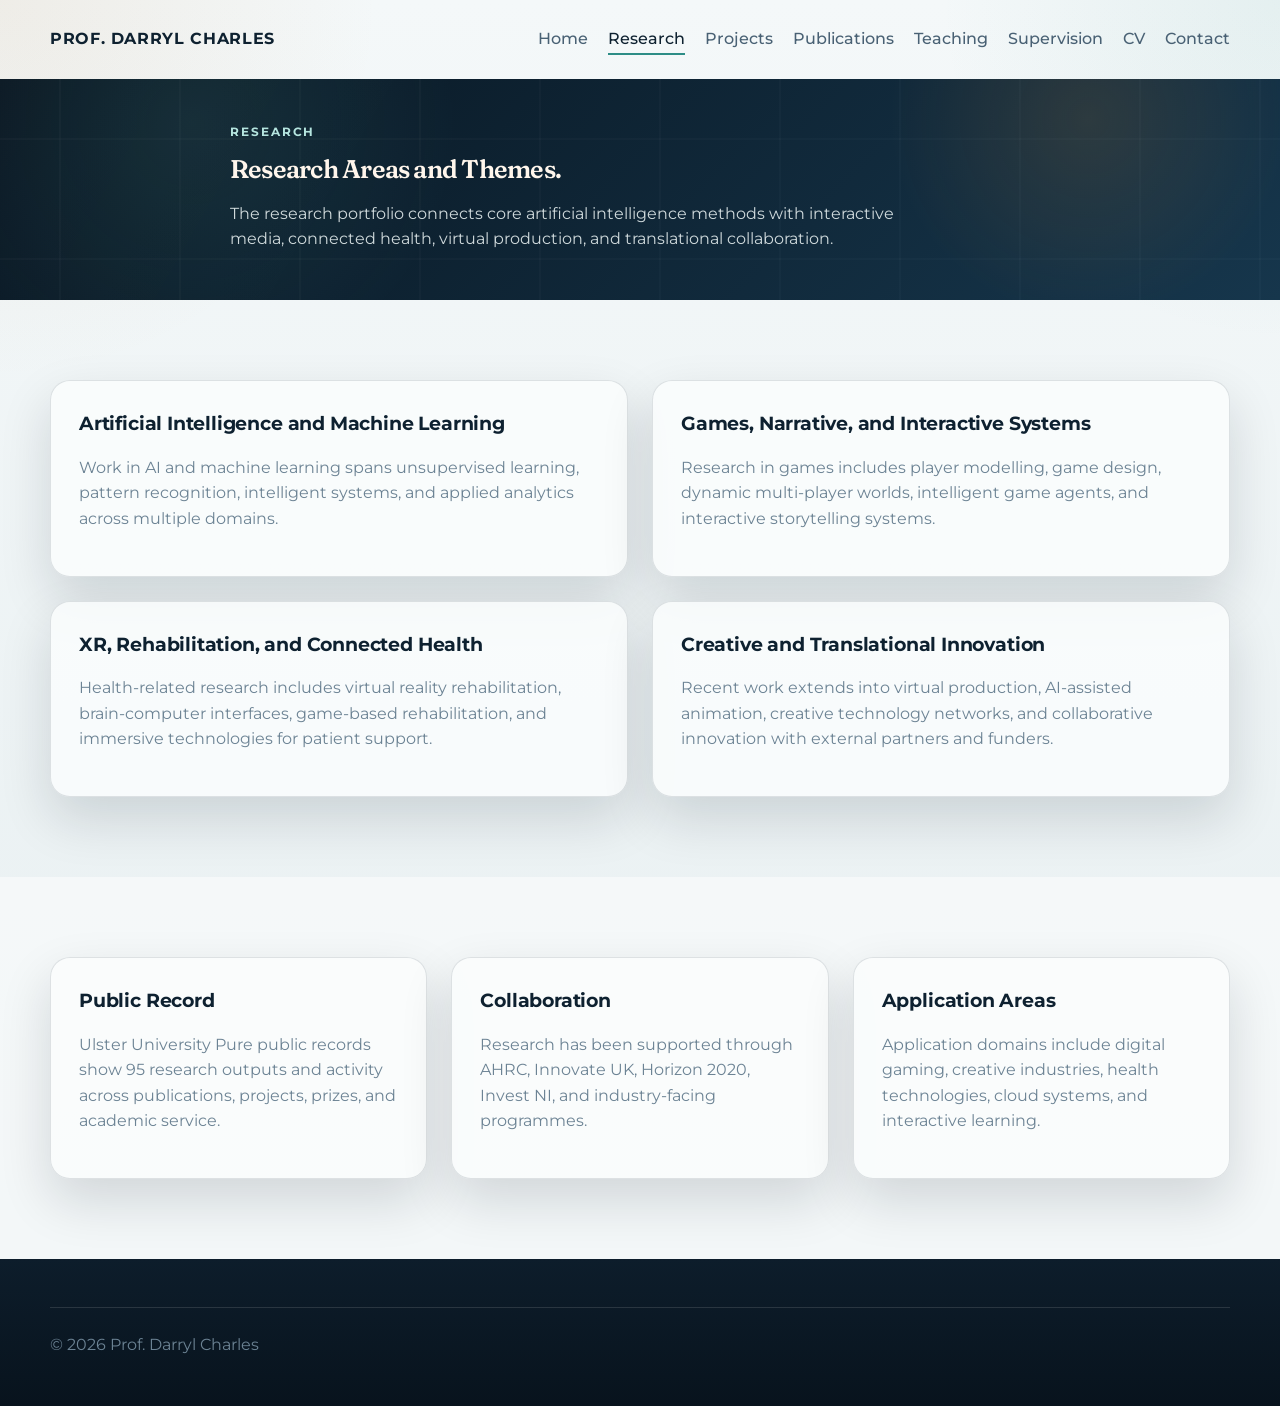
<file: research.html>
<!DOCTYPE html>
<html lang="en">
<head>
    <meta charset="UTF-8">
    <meta name="viewport" content="width=device-width, initial-scale=1.0">
    <title>Prof. Darryl Charles | Research</title>
    <meta name="description" content="Research themes and interdisciplinary focus areas for Prof. Darryl Charles at Ulster University.">
    <link rel="preconnect" href="https://fonts.googleapis.com">
    <link rel="preconnect" href="https://fonts.gstatic.com" crossorigin>
    <link href="https://fonts.googleapis.com/css2?family=Fraunces:opsz,wght@9..144,500;9..144,600;9..144,700&family=Montserrat:wght@400;500;600;700;800&display=swap" rel="stylesheet">
    <meta http-equiv="Cache-Control" content="no-cache, no-store, must-revalidate">
    <meta http-equiv="Pragma" content="no-cache">
    <meta http-equiv="Expires" content="0">
    <link rel="stylesheet" href="styles.css?v=20260325b">
</head>
<body data-page="research">
    <header class="header">
        <nav class="nav container" aria-label="Primary">
            <a href="index.html" class="logo">Prof. Darryl Charles</a>
            <ul class="nav-links" id="site-nav">
                <li><a href="index.html" class="nav-link" data-nav="home">Home</a></li>
                <li><a href="research.html" class="nav-link" data-nav="research">Research</a></li>
                <li><a href="projects.html" class="nav-link" data-nav="projects">Projects</a></li>
                <li><a href="publications.html" class="nav-link" data-nav="publications">Publications</a></li>
                <li><a href="teaching.html" class="nav-link" data-nav="teaching">Teaching</a></li>
                <li><a href="supervision.html" class="nav-link" data-nav="supervision">Supervision</a></li>
                <li><a href="cv.html" class="nav-link" data-nav="cv">CV</a></li>
                <li><a href="contact.html" class="nav-link" data-nav="contact">Contact</a></li>
            </ul>
            <button class="mobile-menu-button" aria-expanded="false" aria-controls="site-nav" aria-label="Toggle navigation menu">
                <span class="menu-icon" aria-hidden="true">&#9776;</span>
            </button>
        </nav>
    </header>

    <main class="page-main">
        <section class="page-hero">
            <div class="container narrow">
                <p class="eyebrow">Research</p>
                <h1>Research Areas and Themes.</h1>
                <p class="page-intro">
                    The research portfolio connects core artificial intelligence methods with interactive media,
                    connected health, virtual production, and translational collaboration.
                </p>
            </div>
        </section>

        <section class="section">
            <div class="container">
                <div class="grid grid-2">
                    <article class="card">
                        <h3>Artificial Intelligence and Machine Learning</h3>
                        <p>Work in AI and machine learning spans unsupervised learning, pattern recognition, intelligent systems, and applied analytics across multiple domains.</p>
                    </article>
                    <article class="card">
                        <h3>Games, Narrative, and Interactive Systems</h3>
                        <p>Research in games includes player modelling, game design, dynamic multi-player worlds, intelligent game agents, and interactive storytelling systems.</p>
                    </article>
                    <article class="card">
                        <h3>XR, Rehabilitation, and Connected Health</h3>
                        <p>Health-related research includes virtual reality rehabilitation, brain-computer interfaces, game-based rehabilitation, and immersive technologies for patient support.</p>
                    </article>
                    <article class="card">
                        <h3>Creative and Translational Innovation</h3>
                        <p>Recent work extends into virtual production, AI-assisted animation, creative technology networks, and collaborative innovation with external partners and funders.</p>
                    </article>
                </div>
            </div>
        </section>

        <section class="section section-alt">
            <div class="container">
                <div class="grid grid-3">
                    <article class="card">
                        <h3>Public Record</h3>
                        <p>Ulster University Pure public records show 95 research outputs and activity across publications, projects, prizes, and academic service.</p>
                    </article>
                    <article class="card">
                        <h3>Collaboration</h3>
                        <p>Research has been supported through AHRC, Innovate UK, Horizon 2020, Invest NI, and industry-facing programmes.</p>
                    </article>
                    <article class="card">
                        <h3>Application Areas</h3>
                        <p>Application domains include digital gaming, creative industries, health technologies, cloud systems, and interactive learning.</p>
                    </article>
                </div>
            </div>
        </section>
    </main>

    <footer class="footer"><div class="container"><div class="footer-bottom"><p>&copy; 2026 Prof. Darryl Charles</p></div></div></footer>
    <script src="scripts.js?v=20260325b"></script>
</body>
</html>
</file>
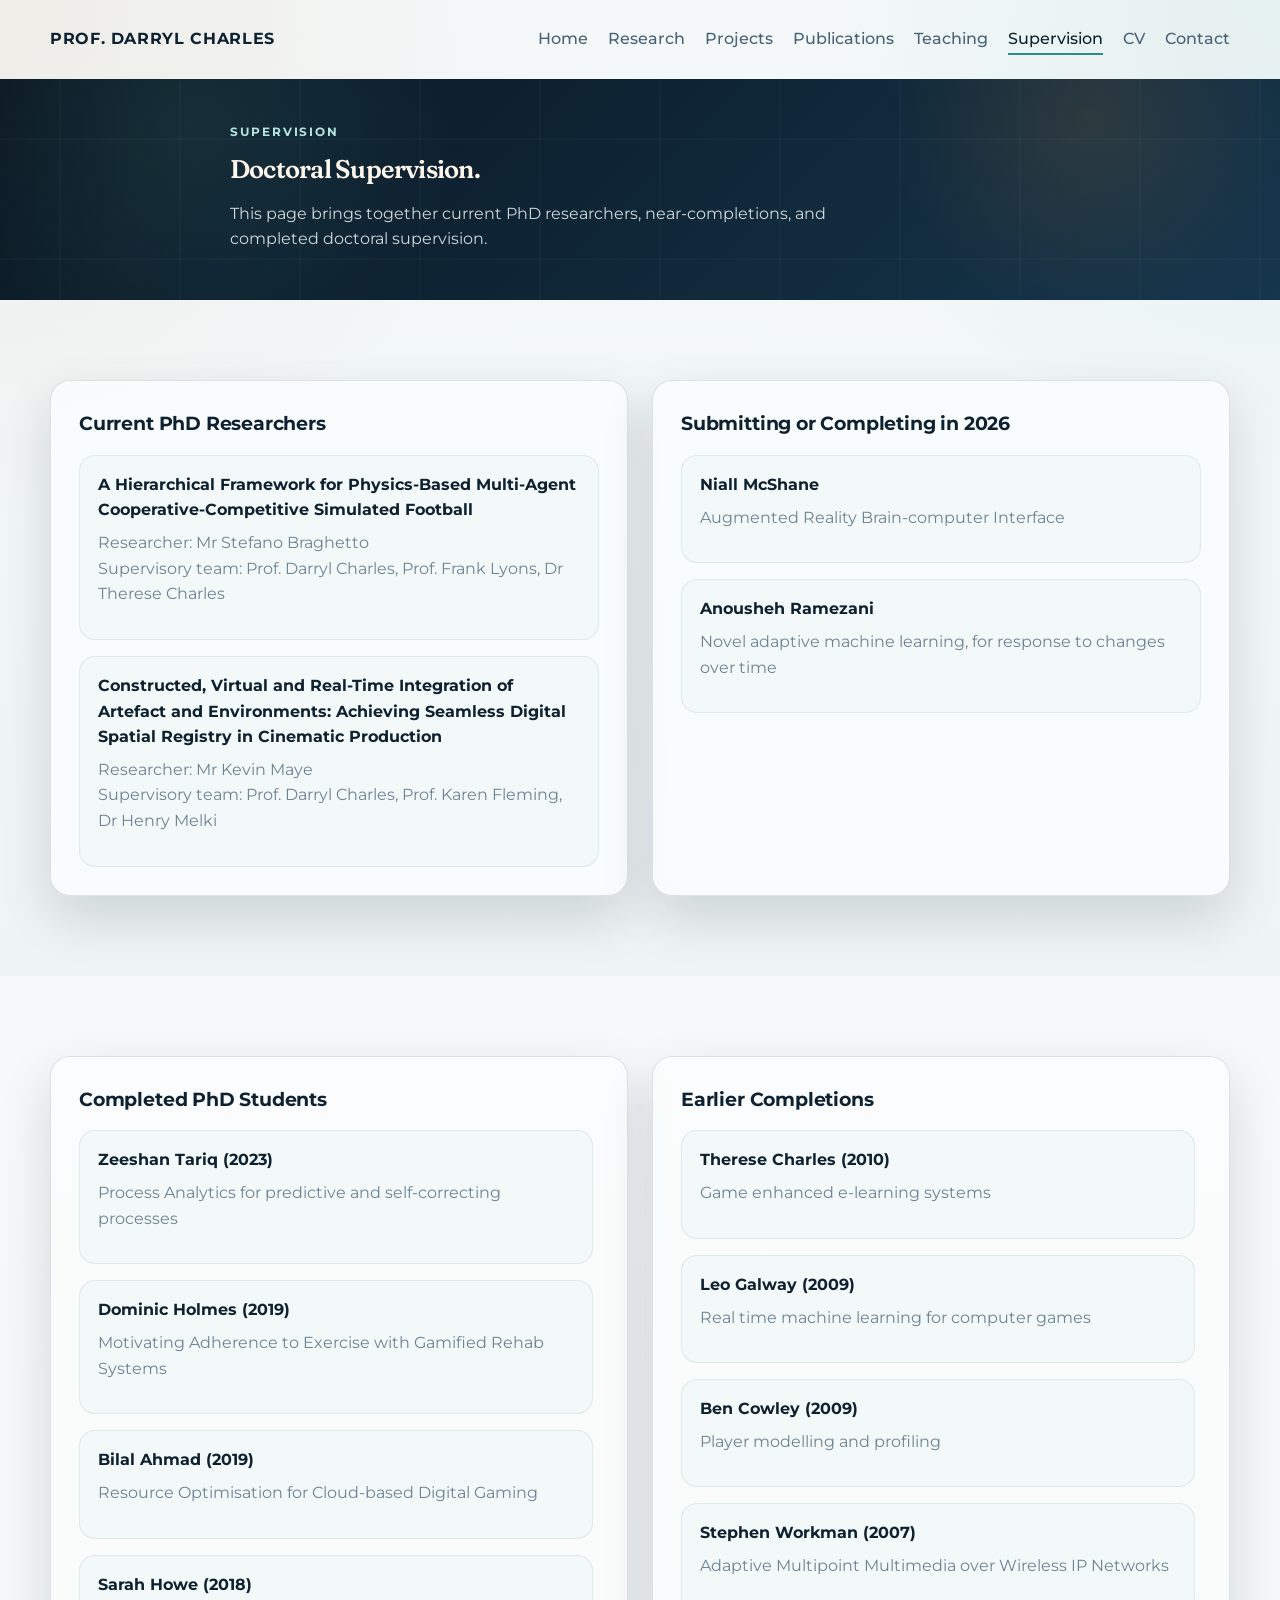
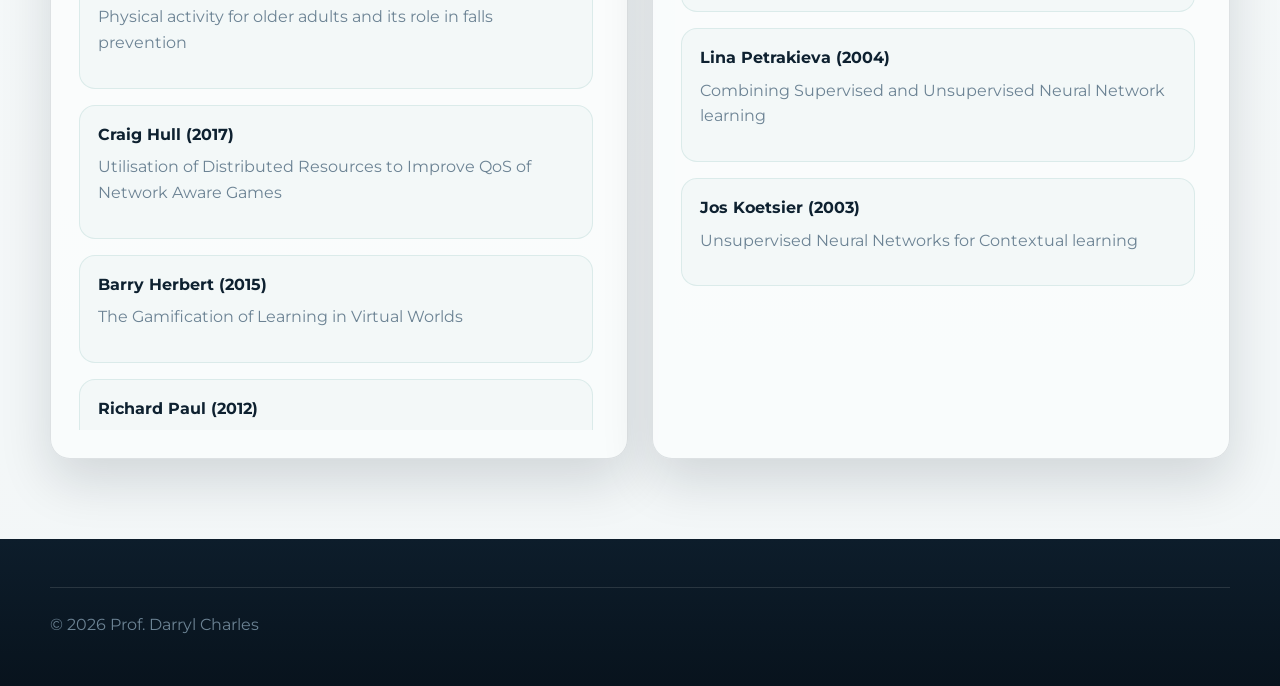
<file: supervision.html>
<!DOCTYPE html>
<html lang="en">
<head>
    <meta charset="UTF-8">
    <meta name="viewport" content="width=device-width, initial-scale=1.0">
    <title>Prof. Darryl Charles | Supervision</title>
    <meta name="description" content="Current and completed PhD supervision for Prof. Darryl Charles.">
    <link rel="preconnect" href="https://fonts.googleapis.com">
    <link rel="preconnect" href="https://fonts.gstatic.com" crossorigin>
    <link href="https://fonts.googleapis.com/css2?family=Fraunces:opsz,wght@9..144,500;9..144,600;9..144,700&family=Montserrat:wght@400;500;600;700;800&display=swap" rel="stylesheet">
    <meta http-equiv="Cache-Control" content="no-cache, no-store, must-revalidate">
    <meta http-equiv="Pragma" content="no-cache">
    <meta http-equiv="Expires" content="0">
    <link rel="stylesheet" href="styles.css?v=20260325b">
</head>
<body data-page="supervision">
    <header class="header">
        <nav class="nav container" aria-label="Primary">
            <a href="index.html" class="logo">Prof. Darryl Charles</a>
            <ul class="nav-links" id="site-nav">
                <li><a href="index.html" class="nav-link" data-nav="home">Home</a></li>
                <li><a href="research.html" class="nav-link" data-nav="research">Research</a></li>
                <li><a href="projects.html" class="nav-link" data-nav="projects">Projects</a></li>
                <li><a href="publications.html" class="nav-link" data-nav="publications">Publications</a></li>
                <li><a href="teaching.html" class="nav-link" data-nav="teaching">Teaching</a></li>
                <li><a href="supervision.html" class="nav-link" data-nav="supervision">Supervision</a></li>
                <li><a href="cv.html" class="nav-link" data-nav="cv">CV</a></li>
                <li><a href="contact.html" class="nav-link" data-nav="contact">Contact</a></li>
            </ul>
            <button class="mobile-menu-button" aria-expanded="false" aria-controls="site-nav" aria-label="Toggle navigation menu">
                <span class="menu-icon" aria-hidden="true">&#9776;</span>
            </button>
        </nav>
    </header>
    <main class="page-main">
        <section class="page-hero">
            <div class="container narrow">
                <p class="eyebrow">Supervision</p>
                <h1>Doctoral Supervision.</h1>
                <p class="page-intro">This page brings together current PhD researchers, near-completions, and completed doctoral supervision.</p>
            </div>
        </section>
        <section class="section">
            <div class="container">
                <div class="grid grid-2">
                    <article class="card">
                        <h3>Current PhD Researchers</h3>
                        <div class="space-y-4">
                            <div class="publication-item"><h4>A Hierarchical Framework for Physics-Based Multi-Agent Cooperative-Competitive Simulated Football</h4><p>Researcher: Mr Stefano Braghetto<br>Supervisory team: Prof. Darryl Charles, Prof. Frank Lyons, Dr Therese Charles</p></div>
                            <div class="publication-item"><h4>Constructed, Virtual and Real-Time Integration of Artefact and Environments: Achieving Seamless Digital Spatial Registry in Cinematic Production</h4><p>Researcher: Mr Kevin Maye<br>Supervisory team: Prof. Darryl Charles, Prof. Karen Fleming, Dr Henry Melki</p></div>
                        </div>
                    </article>
                    <article class="card">
                        <h3>Submitting or Completing in 2026</h3>
                        <div class="space-y-4">
                            <div class="publication-item"><h4>Niall McShane</h4><p>Augmented Reality Brain-computer Interface</p></div>
                            <div class="publication-item"><h4>Anousheh Ramezani</h4><p>Novel adaptive machine learning, for response to changes over time</p></div>
                        </div>
                    </article>
                </div>
            </div>
        </section>
        <section class="section section-alt">
            <div class="container">
                <div class="grid grid-2">
                    <article class="card supervision-list-card">
                        <h3>Completed PhD Students</h3>
                        <div class="space-y-4 supervision-list">
                            <div class="publication-item"><h4>Zeeshan Tariq (2023)</h4><p>Process Analytics for predictive and self-correcting processes</p></div>
                            <div class="publication-item"><h4>Dominic Holmes (2019)</h4><p>Motivating Adherence to Exercise with Gamified Rehab Systems</p></div>
                            <div class="publication-item"><h4>Bilal Ahmad (2019)</h4><p>Resource Optimisation for Cloud-based Digital Gaming</p></div>
                            <div class="publication-item"><h4>Sarah Howe (2018)</h4><p>Physical activity for older adults and its role in falls prevention</p></div>
                            <div class="publication-item"><h4>Craig Hull (2017)</h4><p>Utilisation of Distributed Resources to Improve QoS of Network Aware Games</p></div>
                            <div class="publication-item"><h4>Barry Herbert (2015)</h4><p>The Gamification of Learning in Virtual Worlds</p></div>
                            <div class="publication-item"><h4>Richard Paul (2012)</h4><p>Story Authoring and Management for Dynamic Multi-player Game Worlds</p></div>
                            <div class="publication-item"><h4>Chris Hanna (2011)</h4><p>Emotional behaviours for intelligent game agents</p></div>
                            <div class="publication-item"><h4>James Burke (2011)</h4><p>Games for stroke rehabilitation</p></div>
                        </div>
                    </article>
                    <article class="card supervision-list-card">
                        <h3>Earlier Completions</h3>
                        <div class="space-y-4 supervision-list">
                            <div class="publication-item"><h4>Therese Charles (2010)</h4><p>Game enhanced e-learning systems</p></div>
                            <div class="publication-item"><h4>Leo Galway (2009)</h4><p>Real time machine learning for computer games</p></div>
                            <div class="publication-item"><h4>Ben Cowley (2009)</h4><p>Player modelling and profiling</p></div>
                            <div class="publication-item"><h4>Stephen Workman (2007)</h4><p>Adaptive Multipoint Multimedia over Wireless IP Networks</p></div>
                            <div class="publication-item"><h4>Lina Petrakieva (2004)</h4><p>Combining Supervised and Unsupervised Neural Network learning</p></div>
                            <div class="publication-item"><h4>Jos Koetsier (2003)</h4><p>Unsupervised Neural Networks for Contextual learning</p></div>
                        </div>
                    </article>
                </div>
            </div>
        </section>
    </main>
    <footer class="footer"><div class="container"><div class="footer-bottom"><p>&copy; 2026 Prof. Darryl Charles</p></div></div></footer>
    <script src="scripts.js?v=20260325b"></script>
</body>
</html>
</file>
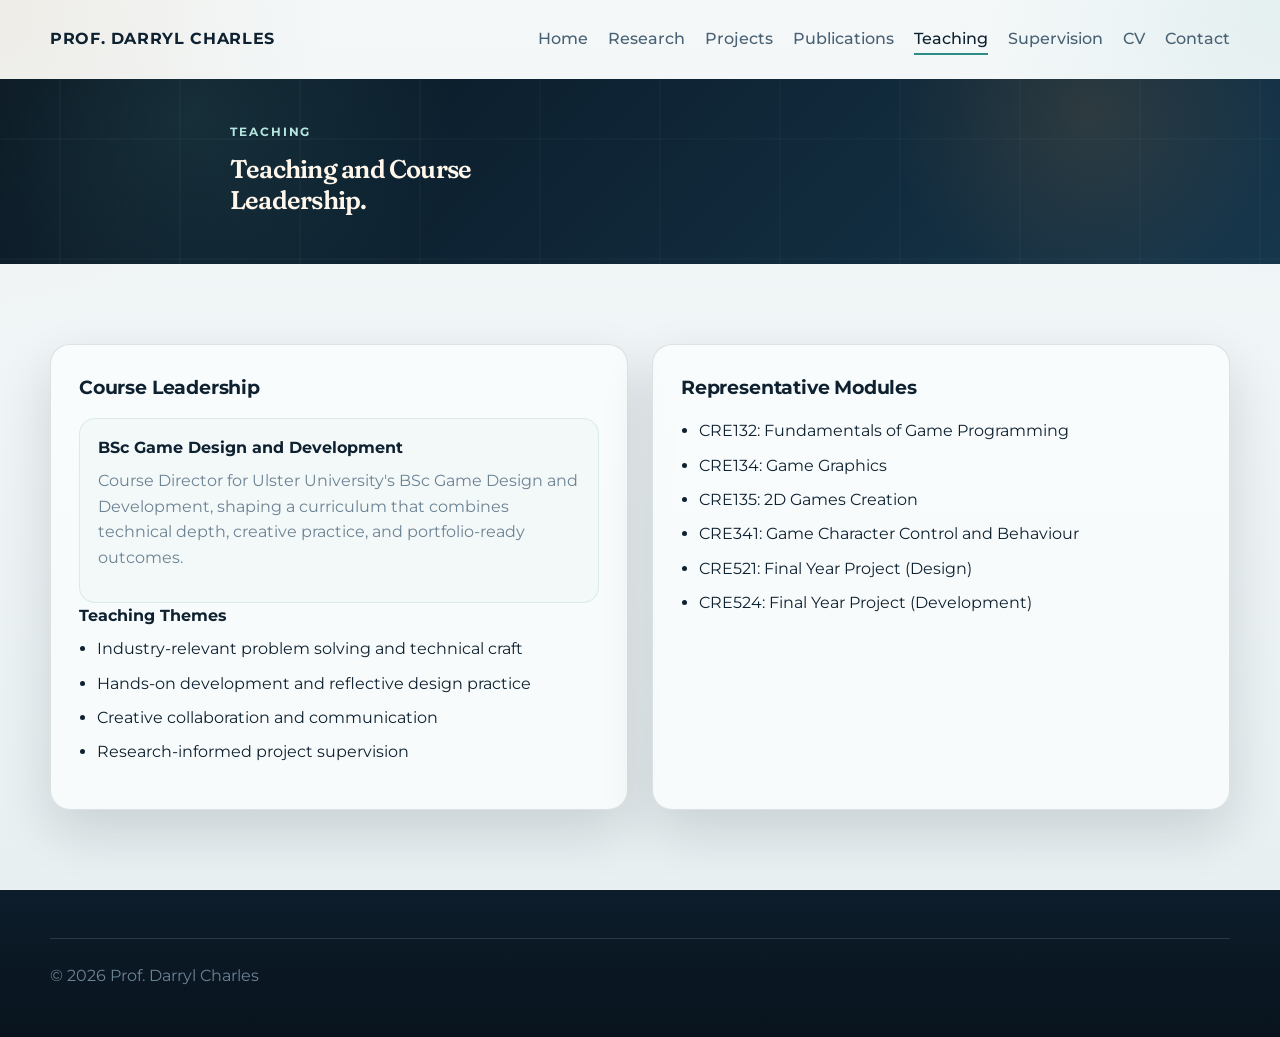
<file: teaching.html>
<!DOCTYPE html>
<html lang="en">
<head>
    <meta charset="UTF-8">
    <meta name="viewport" content="width=device-width, initial-scale=1.0">
    <title>Prof. Darryl Charles | Teaching</title>
    <meta name="description" content="Teaching and course leadership for Prof. Darryl Charles at Ulster University.">
    <link rel="preconnect" href="https://fonts.googleapis.com">
    <link rel="preconnect" href="https://fonts.gstatic.com" crossorigin>
    <link href="https://fonts.googleapis.com/css2?family=Fraunces:opsz,wght@9..144,500;9..144,600;9..144,700&family=Montserrat:wght@400;500;600;700;800&display=swap" rel="stylesheet">
    <meta http-equiv="Cache-Control" content="no-cache, no-store, must-revalidate">
    <meta http-equiv="Pragma" content="no-cache">
    <meta http-equiv="Expires" content="0">
    <link rel="stylesheet" href="styles.css?v=20260325b">
</head>
<body data-page="teaching">
    <header class="header">
        <nav class="nav container" aria-label="Primary">
            <a href="index.html" class="logo">Prof. Darryl Charles</a>
            <ul class="nav-links" id="site-nav">
                <li><a href="index.html" class="nav-link" data-nav="home">Home</a></li>
                <li><a href="research.html" class="nav-link" data-nav="research">Research</a></li>
                <li><a href="projects.html" class="nav-link" data-nav="projects">Projects</a></li>
                <li><a href="publications.html" class="nav-link" data-nav="publications">Publications</a></li>
                <li><a href="teaching.html" class="nav-link" data-nav="teaching">Teaching</a></li>
                <li><a href="supervision.html" class="nav-link" data-nav="supervision">Supervision</a></li>
                <li><a href="cv.html" class="nav-link" data-nav="cv">CV</a></li>
                <li><a href="contact.html" class="nav-link" data-nav="contact">Contact</a></li>
            </ul>
            <button class="mobile-menu-button" aria-expanded="false" aria-controls="site-nav" aria-label="Toggle navigation menu">
                <span class="menu-icon" aria-hidden="true">&#9776;</span>
            </button>
        </nav>
    </header>
    <main class="page-main">
        <section class="page-hero">
            <div class="container narrow">
                <p class="eyebrow">Teaching</p>
                <h1>Teaching and Course Leadership.</h1>
            </div>
        </section>
        <section class="section">
            <div class="container">
                <div class="grid grid-2">
                    <article class="card">
                        <h3>Course Leadership</h3>
                        <div class="feature-panel">
                            <h4>BSc Game Design and Development</h4>
                            <p>Course Director for Ulster University's BSc Game Design and Development, shaping a curriculum that combines technical depth, creative practice, and portfolio-ready outcomes.</p>
                        </div>
                        <h4>Teaching Themes</h4>
                        <ul class="detail-list">
                            <li>Industry-relevant problem solving and technical craft</li>
                            <li>Hands-on development and reflective design practice</li>
                            <li>Creative collaboration and communication</li>
                            <li>Research-informed project supervision</li>
                        </ul>
                    </article>
                    <article class="card">
                        <h3>Representative Modules</h3>
                        <ul class="detail-list">
                            <li>CRE132: Fundamentals of Game Programming</li>
                            <li>CRE134: Game Graphics</li>
                            <li>CRE135: 2D Games Creation</li>
                            <li>CRE341: Game Character Control and Behaviour</li>
                            <li>CRE521: Final Year Project (Design)</li>
                            <li>CRE524: Final Year Project (Development)</li>
                        </ul>
                    </article>
                </div>
            </div>
        </section>
    </main>
    <footer class="footer"><div class="container"><div class="footer-bottom"><p>&copy; 2026 Prof. Darryl Charles</p></div></div></footer>
    <script src="scripts.js?v=20260325b"></script>
</body>
</html>
</file>
<file: styles.css>
:root {
    --ink: #0e2130;
    --slate: #496174;
    --muted: #6c8394;
    --paper: #edf3f5;
    --paper-strong: #fbfdfd;
    --panel: #dce8ea;
    --panel-strong: #f3f8f8;
    --accent: #2d8d86;
    --accent-dark: #1a635f;
    --gold: #b67a34;
    --line: rgba(14, 33, 48, 0.12);
    --hero-start: #081520;
    --hero-end: #16364c;
    --shadow: 0 22px 52px rgba(8, 21, 32, 0.14);
    --body-font: "Montserrat", "Segoe UI", sans-serif;
    --display-font: "Fraunces", Georgia, serif;
    --radius: 20px;
}

*,
*::before,
*::after {
    box-sizing: border-box;
}

html {
    scroll-behavior: smooth;
}

body {
    margin: 0;
    font-family: var(--body-font);
    line-height: 1.6;
    color: var(--ink);
    background:
        radial-gradient(circle at top left, rgba(182, 122, 52, 0.09), transparent 20%),
        radial-gradient(circle at top right, rgba(45, 141, 134, 0.08), transparent 18%),
        linear-gradient(180deg, #f4f8f9 0%, #e6eef0 100%);
}

img {
    display: block;
    max-width: 100%;
}

a {
    color: inherit;
}

h1,
h2,
h3,
h4,
p,
ul {
    margin-top: 0;
}

.container {
    width: min(1180px, calc(100% - 2rem));
    margin: 0 auto;
}

.narrow {
    width: min(820px, calc(100% - 2rem));
}

.section {
    padding: 5rem 0;
}

.section-alt {
    background: rgba(255, 255, 255, 0.5);
}

.header {
    position: sticky;
    top: 0;
    z-index: 100;
    border-bottom: 1px solid transparent;
    transition: background 0.25s ease, border-color 0.25s ease, box-shadow 0.25s ease;
}

.header.scrolled {
    background: rgba(247, 251, 251, 0.92);
    border-color: var(--line);
    box-shadow: 0 12px 30px rgba(8, 21, 32, 0.1);
    backdrop-filter: blur(14px);
}

.nav {
    display: flex;
    align-items: center;
    justify-content: space-between;
    min-height: 78px;
    gap: 1rem;
}

.logo {
    font-weight: 700;
    font-size: 1rem;
    letter-spacing: 0.04em;
    text-transform: uppercase;
    text-decoration: none;
}

.nav-links {
    display: flex;
    align-items: center;
    gap: 1.25rem;
    list-style: none;
    padding: 0;
    margin: 0;
    flex-wrap: wrap;
}

.nav-link {
    position: relative;
    text-decoration: none;
    color: var(--slate);
    font-weight: 500;
}

.nav-link::after {
    content: "";
    position: absolute;
    left: 0;
    bottom: -0.45rem;
    width: 100%;
    height: 2px;
    background: var(--accent);
    transform: scaleX(0);
    transform-origin: left;
    transition: transform 0.2s ease;
}

.nav-link:hover,
.nav-link.active {
    color: var(--ink);
}

.nav-link:hover::after,
.nav-link.active::after {
    transform: scaleX(1);
}

.mobile-menu-button {
    display: none;
    border: 1px solid var(--line);
    background: rgba(255, 255, 255, 0.65);
    color: var(--ink);
    width: 46px;
    height: 46px;
    border-radius: 14px;
    cursor: pointer;
}

.menu-icon {
    font-size: 1.4rem;
    line-height: 1;
}

.hero,
.page-hero {
    position: relative;
    overflow: hidden;
    color: #fff6ec;
    background:
        radial-gradient(circle at 85% 18%, rgba(182, 122, 52, 0.16), transparent 18%),
        radial-gradient(circle at 15% 20%, rgba(97, 184, 177, 0.12), transparent 24%),
        linear-gradient(135deg, var(--hero-start), var(--hero-end));
}

.hero {
    padding: 4.6rem 0 4.1rem;
}

.page-hero {
    padding: 2.7rem 0 2rem;
}

.hero::before,
.page-hero::before {
    content: "";
    position: absolute;
    inset: 0;
    background:
        linear-gradient(120deg, rgba(255, 255, 255, 0.02), transparent 40%),
        url("data:image/svg+xml,%3Csvg width='120' height='120' viewBox='0 0 120 120' xmlns='http://www.w3.org/2000/svg'%3E%3Cg fill='none' stroke='%23ffffff' stroke-opacity='0.06'%3E%3Cpath d='M0 60h120M60 0v120'/%3E%3C/g%3E%3C/svg%3E");
    opacity: 0.7;
}

.hero-content,
.page-hero .container {
    position: relative;
    z-index: 1;
}

.hero-content {
    display: grid;
    grid-template-columns: minmax(0, 1fr) 300px;
    align-items: center;
    gap: 3rem;
}

.eyebrow {
    margin-bottom: 0.8rem;
    color: #b5e5df;
    font-size: 0.75rem;
    font-weight: 700;
    letter-spacing: 0.16em;
    text-transform: uppercase;
}

.hero h1,
.page-hero h1 {
    margin-bottom: 1rem;
    letter-spacing: -0.03em;
    font-family: var(--display-font);
    font-weight: 600;
    font-variation-settings: "SOFT" 50, "WONK" 0;
}

.hero h1 {
    font-size: clamp(1.95rem, 3.8vw, 3.15rem);
    line-height: 1.1;
    max-width: 12ch;
}

.page-hero h1 {
    font-size: clamp(1.35rem, 2vw, 1.95rem);
    line-height: 1.2;
    max-width: 22ch;
}

.hero-subtitle,
.hero-note,
.page-intro {
    max-width: 62ch;
    color: rgba(239, 247, 247, 0.86);
}

.hero-actions {
    display: flex;
    flex-wrap: wrap;
    gap: 1rem;
    margin-top: 2rem;
}

.hero-stats {
    display: grid;
    grid-template-columns: repeat(3, minmax(0, 1fr));
    gap: 1rem;
    margin-top: 2rem;
}

.stat {
    padding: 1rem;
    border: 1px solid rgba(255, 255, 255, 0.12);
    border-radius: 18px;
    text-align: center;
    background: rgba(255, 255, 255, 0.05);
}

.stat-number {
    font-size: 2rem;
    font-weight: 800;
    color: #f4fbfb;
}

.accent-number {
    color: var(--accent-dark);
}

.stat-label {
    color: rgba(255, 246, 236, 0.86);
    font-size: 0.9rem;
}

.hero-image {
    justify-self: center;
    width: 300px;
    height: 300px;
    border-radius: 36px;
    overflow: hidden;
    box-shadow: 0 20px 55px rgba(0, 0, 0, 0.22);
    border: 1px solid rgba(255, 255, 255, 0.2);
}

.hero-image img {
    width: 100%;
    height: 100%;
    object-fit: cover;
}

.cta-button {
    display: inline-flex;
    align-items: center;
    justify-content: center;
    min-height: 48px;
    padding: 0.85rem 1.35rem;
    border-radius: 999px;
    background: var(--accent);
    color: white;
    text-decoration: none;
    font-weight: 700;
    box-shadow: 0 12px 30px rgba(184, 92, 56, 0.28);
    transition: transform 0.2s ease, background 0.2s ease;
}

.cta-button:hover {
    transform: translateY(-2px);
    background: var(--accent-dark);
}

.cta-button-secondary {
    background: transparent;
    box-shadow: inset 0 0 0 1px rgba(255, 246, 236, 0.32);
}

.cta-button-secondary:hover {
    background: rgba(255, 255, 255, 0.1);
}

.section-header {
    max-width: 760px;
    margin: 0 auto 3rem;
    text-align: center;
}

.align-left {
    margin-left: 0;
    text-align: left;
}

.align-left .section-divider {
    margin-left: 0;
}

.section-title {
    margin-bottom: 0.75rem;
    font-size: clamp(1.55rem, 2.2vw, 2.1rem);
    letter-spacing: -0.03em;
    font-family: var(--display-font);
    font-weight: 600;
}

.section-divider {
    width: 72px;
    height: 4px;
    margin: 0 auto 1.5rem;
    border-radius: 999px;
    background: linear-gradient(90deg, var(--gold), var(--accent));
}

.section-subtitle {
    color: var(--muted);
    font-size: 1.05rem;
}

.grid {
    display: grid;
    gap: 1.5rem;
}

.grid-2 {
    grid-template-columns: repeat(2, minmax(0, 1fr));
}

.grid-3 {
    grid-template-columns: repeat(3, minmax(0, 1fr));
}

.grid-4 {
    grid-template-columns: repeat(4, minmax(0, 1fr));
}

.card {
    padding: 1.75rem;
    border-radius: var(--radius);
    border: 1px solid var(--line);
    background: rgba(251, 253, 253, 0.84);
    box-shadow: var(--shadow);
}

.card h3 {
    margin-bottom: 1rem;
    font-size: 1.16rem;
    letter-spacing: -0.01em;
}

.card h4 {
    margin-bottom: 0.45rem;
    font-size: 1rem;
}

.detail-list,
.footer-links {
    padding-left: 1.1rem;
}

.detail-list li,
.footer-links li {
    margin-bottom: 0.55rem;
}

.feature-panel,
.publication-item,
.theme-card {
    padding: 1rem 1.1rem;
    border-radius: 16px;
    background: var(--panel-strong);
    border: 1px solid rgba(45, 141, 134, 0.12);
}

.project-card {
    min-height: 220px;
}

.project-status {
    color: var(--accent-dark);
    font-size: 0.82rem;
    font-weight: 700;
    letter-spacing: 0.08em;
    text-transform: uppercase;
}

.profile-link {
    display: flex;
    gap: 1rem;
    align-items: center;
    padding: 1.2rem;
    text-decoration: none;
    border-radius: 18px;
    border: 1px solid var(--line);
    background: rgba(251, 253, 253, 0.92);
    box-shadow: var(--shadow);
    transition: transform 0.2s ease;
}

.profile-link:hover,
.text-link:hover {
    transform: translateY(-2px);
}

.profile-icon {
    display: inline-flex;
    align-items: center;
    justify-content: center;
    min-width: 52px;
    height: 52px;
    border-radius: 14px;
    color: white;
    font-weight: 700;
}

.profile-icon-green {
    background: #52796f;
}

.profile-icon-orange {
    background: #b67a34;
}

.profile-icon-red {
    background: var(--accent);
}

.text-link {
    display: inline-block;
    margin-top: 0.5rem;
    color: var(--accent-dark);
    font-weight: 700;
    text-decoration: none;
}

.profile-info p,
.source-note,
.contact-value,
.footer-copy,
.footer p,
.card p {
    color: var(--muted);
}

.space-y-4 > * + * {
    margin-top: 1rem;
}

.contact-item {
    display: grid;
    grid-template-columns: 72px minmax(0, 1fr);
    gap: 1rem;
    align-items: start;
}

.contact-icon {
    display: inline-flex;
    align-items: center;
    justify-content: center;
    min-height: 42px;
    border-radius: 12px;
    background: var(--panel);
    color: var(--accent-dark);
    font-size: 0.85rem;
    font-weight: 700;
}

.contact-label {
    margin-bottom: 0.2rem;
    font-weight: 700;
}

.contact-link {
    color: var(--accent-dark);
    text-decoration: none;
}

.supervision-list {
    max-height: 900px;
    overflow: auto;
    padding-right: 0.35rem;
}

.footer {
    padding: 3rem 0 2rem;
    color: white;
    background: linear-gradient(180deg, #0d1d2b, #08131d);
}

.footer-content {
    display: grid;
    grid-template-columns: repeat(2, minmax(0, 1fr));
    gap: 2rem;
    margin-bottom: 2rem;
}

.footer-title {
    color: white;
}

.footer-links a,
.footer-bottom a {
    color: #f9dcc0;
}

.footer-bottom {
    padding-top: 1.5rem;
    border-top: 1px solid rgba(255, 255, 255, 0.12);
}

.fade-in {
    opacity: 0;
    transform: translateY(20px);
    transition: opacity 0.5s ease, transform 0.5s ease;
}

.fade-in.visible {
    opacity: 1;
    transform: translateY(0);
}

@media (max-width: 1024px) {
    .grid-4 {
        grid-template-columns: repeat(2, minmax(0, 1fr));
    }
}

@media (max-width: 920px) {
    .hero-content,
    .grid-2,
    .grid-3,
    .footer-content {
        grid-template-columns: 1fr;
    }

    .hero-image {
        width: min(300px, 78vw);
        height: min(300px, 78vw);
    }
}

@media (max-width: 760px) {
    .mobile-menu-button {
        display: inline-flex;
        align-items: center;
        justify-content: center;
    }

    .nav-links {
        position: absolute;
        top: calc(100% + 0.5rem);
        left: 1rem;
        right: 1rem;
        display: none;
        flex-direction: column;
        align-items: flex-start;
        gap: 1rem;
        padding: 1rem;
        border-radius: 18px;
        border: 1px solid var(--line);
        background: rgba(255, 250, 240, 0.98);
        box-shadow: var(--shadow);
    }

    .nav-links.active {
        display: flex;
    }

    .hero {
        padding-top: 2.5rem;
    }

    .hero-stats,
    .grid-4 {
        grid-template-columns: 1fr;
    }

    .contact-item {
        grid-template-columns: 1fr;
    }
}

@media (prefers-reduced-motion: reduce) {
    html {
        scroll-behavior: auto;
    }

    *,
    *::before,
    *::after {
        animation: none !important;
        transition: none !important;
    }

    .fade-in {
        opacity: 1;
        transform: none;
    }
}
</file>
